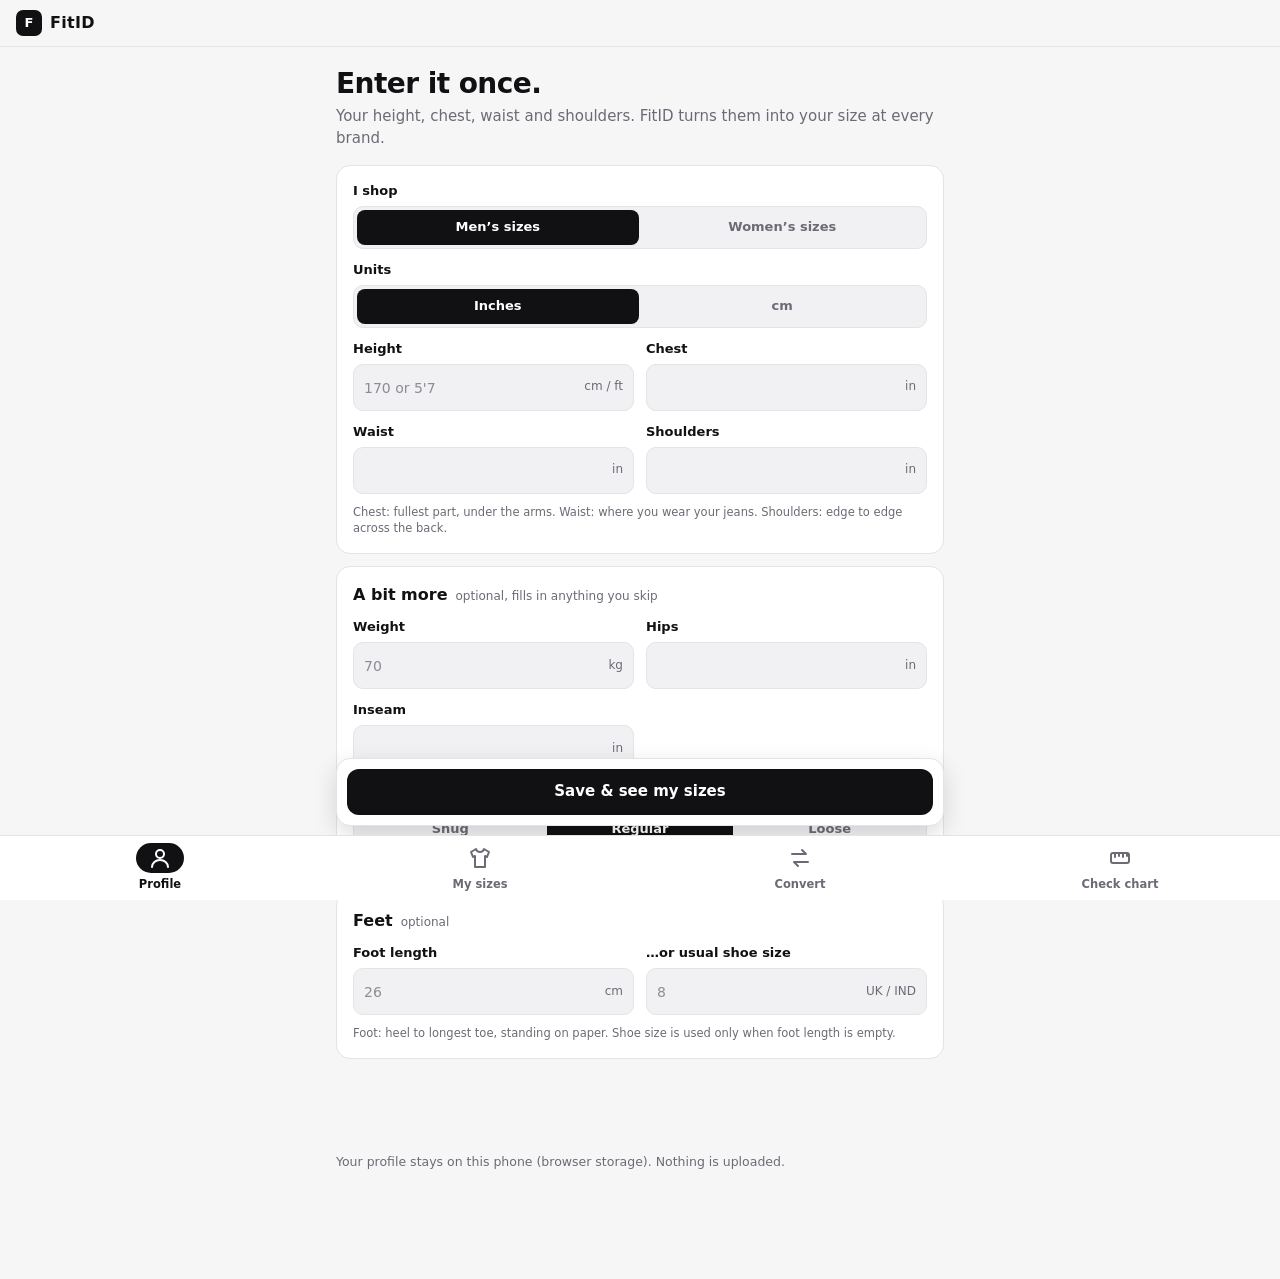
<file: fitid-web/index.html>
<!doctype html>
<html lang="en">
<head>
  <meta charset="utf-8">
  <meta name="viewport" content="width=device-width, initial-scale=1, viewport-fit=cover">
  <title>FitID – Your Size, Every Brand</title>
  <meta name="description" content="Enter your measurements once and see your size at Zara, H&M, Nike and more. Convert US, UK, EU and India sizes, and check any store's size chart.">
  <meta name="theme-color" content="#f6f6f7" media="(prefers-color-scheme: light)">
  <meta name="theme-color" content="#0b0b0c" media="(prefers-color-scheme: dark)">
  <meta name="apple-mobile-web-app-capable" content="yes">
  <meta name="mobile-web-app-capable" content="yes">
  <meta name="apple-mobile-web-app-title" content="FitID">
  <meta name="apple-mobile-web-app-status-bar-style" content="default">
  <link rel="manifest" href="manifest.webmanifest">
  <link rel="icon" type="image/png" sizes="32x32" href="icons/icon32.png">
  <link rel="icon" type="image/svg+xml" href="icons/icon.svg">
  <link rel="apple-touch-icon" href="icons/icon-192.png">
  <link rel="stylesheet" href="lib/shared.css">
  <link rel="stylesheet" href="css/app.css">
</head>
<body>
  <header class="topbar">
    <div class="brandmark"><span class="logo">F</span> FitID</div>
    <button class="chip-btn" id="install" hidden>Install app</button>
  </header>

  <main>
    <!-- ================= 1. Profile ================= -->
    <section class="screen" id="s-profile" data-title="Profile" hidden>
      <h1>Enter it once.</h1>
      <p class="lead">Your height, chest, waist and shoulders. FitID turns them into your size at every brand.</p>

      <form id="form" autocomplete="off" novalidate>
        <div class="card">
          <div class="field">
            <span class="label">I shop</span>
            <div class="seg" role="radiogroup" aria-label="Sizing">
              <label><input type="radio" name="gender" value="men" checked><span>Men’s sizes</span></label>
              <label><input type="radio" name="gender" value="women"><span>Women’s sizes</span></label>
            </div>
          </div>
          <div class="field">
            <span class="label">Units</span>
            <div class="seg" role="radiogroup" aria-label="Units">
              <label><input type="radio" name="unit" value="in" checked><span>Inches</span></label>
              <label><input type="radio" name="unit" value="cm"><span>cm</span></label>
            </div>
          </div>
          <div class="row2">
            <label class="field"><span class="label">Height</span>
              <div class="inp"><input id="height" inputmode="text" placeholder="170 or 5'7" enterkeyhint="next"><span class="suffix">cm / ft</span></div>
            </label>
            <label class="field"><span class="label"><span data-men="Chest" data-women="Bust">Chest</span> <span class="badge" data-est="chest" hidden>estimated</span></span>
              <div class="inp"><input data-m="chest" inputmode="decimal" enterkeyhint="next"><span class="suffix u">in</span></div>
            </label>
          </div>
          <div class="row2">
            <label class="field"><span class="label">Waist <span class="badge" data-est="waist" hidden>estimated</span></span>
              <div class="inp"><input data-m="waist" inputmode="decimal" enterkeyhint="next"><span class="suffix u">in</span></div>
            </label>
            <label class="field"><span class="label">Shoulders <span class="badge" data-est="shoulder" hidden>estimated</span></span>
              <div class="inp"><input data-m="shoulder" inputmode="decimal" enterkeyhint="next"><span class="suffix u">in</span></div>
            </label>
          </div>
          <p class="hint" style="margin:10px 0 0">Chest: fullest part, under the arms. Waist: where you wear your jeans. Shoulders: edge to edge across the back.</p>
        </div>

        <div class="card">
          <h2>A bit more <span class="opt">optional, fills in anything you skip</span></h2>
          <div class="row2">
            <label class="field"><span class="label">Weight</span>
              <div class="inp"><input id="weight" inputmode="decimal" placeholder="70" enterkeyhint="next"><span class="suffix">kg</span></div>
            </label>
            <label class="field"><span class="label">Hips <span class="badge" data-est="hips" hidden>estimated</span></span>
              <div class="inp"><input data-m="hips" inputmode="decimal" enterkeyhint="next"><span class="suffix u">in</span></div>
            </label>
          </div>
          <div class="row2">
            <label class="field women-only"><span class="label">Underbust <span class="badge" data-est="underbust" hidden>estimated</span></span>
              <div class="inp"><input data-m="underbust" inputmode="decimal" enterkeyhint="next"><span class="suffix u">in</span></div>
            </label>
            <label class="field"><span class="label">Inseam <span class="badge" data-est="inseam" hidden>estimated</span></span>
              <div class="inp"><input data-m="inseam" inputmode="decimal" enterkeyhint="next"><span class="suffix u">in</span></div>
            </label>
          </div>
          <div class="field" style="margin-top:12px">
            <span class="label">I like my clothes</span>
            <div class="seg" role="radiogroup" aria-label="Fit preference">
              <label><input type="radio" name="fitPref" value="snug"><span>Snug</span></label>
              <label><input type="radio" name="fitPref" value="regular" checked><span>Regular</span></label>
              <label><input type="radio" name="fitPref" value="loose"><span>Loose</span></label>
            </div>
          </div>
        </div>

        <div class="card">
          <h2>Feet <span class="opt">optional</span></h2>
          <div class="row2">
            <label class="field"><span class="label">Foot length <span class="badge" data-est="foot" hidden>estimated</span></span>
              <div class="inp"><input id="foot" inputmode="decimal" placeholder="26" enterkeyhint="next"><span class="suffix">cm</span></div>
            </label>
            <label class="field"><span class="label">…or usual shoe size</span>
              <div class="inp"><input id="shoeUK" inputmode="decimal" placeholder="8" enterkeyhint="done"><span class="suffix">UK / IND</span></div>
            </label>
          </div>
          <p class="hint" style="margin:10px 0 0">Foot: heel to longest toe, standing on paper. Shoe size is used only when foot length is empty.</p>
        </div>

        <div class="savebar">
          <button type="submit" class="btn primary block">Save &amp; see my sizes</button>
          <span id="status" class="status" role="status"></span>
        </div>
        <p class="small" style="margin-top:14px">Your profile stays on this phone (browser storage). Nothing is uploaded.</p>
      </form>
    </section>

    <!-- ================= 2. My sizes ================= -->
    <section class="screen" id="s-sizes" data-title="My sizes" hidden></section>

    <!-- ================= 3. Converter ================= -->
    <section class="screen" id="s-convert" data-title="Converter" hidden>
      <h1>Size converter</h1>
      <p class="lead">US, UK, EU, India and letter sizes for men, women and kids.</p>
      <div id="converter"></div>
    </section>

    <!-- ================= 4. Check a size chart ================= -->
    <section class="screen" id="s-check" data-title="Check a chart" hidden>
      <h1>Check a size chart</h1>
      <p class="lead">Shopping in the Myntra, AJIO, Flipkart or Amazon app? Copy the product’s size chart here, or type in the sizes, and FitID picks yours.</p>
      <div id="check"></div>
    </section>
  </main>

  <nav class="tabbar" aria-label="Sections">
    <a href="#profile" data-tab="profile"><span class="ic"><svg viewBox="0 0 24 24" fill="none" stroke="currentColor" stroke-width="2" stroke-linecap="round" stroke-linejoin="round" aria-hidden="true"><circle cx="12" cy="8" r="4"/><path d="M4 21c0-4 3.6-7 8-7s8 3 8 7"/></svg></span>Profile</a>
    <a href="#sizes" data-tab="sizes"><span class="ic"><svg viewBox="0 0 24 24" fill="none" stroke="currentColor" stroke-width="2" stroke-linecap="round" stroke-linejoin="round" aria-hidden="true"><path d="M8 3 3 6l2 5 2-1v11h10V10l2 1 2-5-5-3c-.5 1.7-2 3-4 3S8.5 4.7 8 3Z"/></svg></span>My sizes</a>
    <a href="#convert" data-tab="convert"><span class="ic"><svg viewBox="0 0 24 24" fill="none" stroke="currentColor" stroke-width="2" stroke-linecap="round" stroke-linejoin="round" aria-hidden="true"><path d="M4 8h14l-4-4M20 16H6l4 4"/></svg></span>Convert</a>
    <a href="#check" data-tab="check"><span class="ic"><svg viewBox="0 0 24 24" fill="none" stroke="currentColor" stroke-width="2" stroke-linecap="round" stroke-linejoin="round" aria-hidden="true"><rect x="3" y="7" width="18" height="10" rx="2"/><path d="M7 7v4M11 7v3M15 7v4M19 7v3"/></svg></span>Check chart</a>
  </nav>

  <!-- storage shim first: lib/profile.js reads chrome.storage when it loads -->
  <script src="js/storage-shim.js"></script>
  <script src="lib/units.js"></script>
  <script src="lib/standards.js"></script>
  <script src="lib/engine.js"></script>
  <script src="lib/profile.js"></script>
  <script src="lib/table.js"></script>
  <script src="lib/summary-view.js"></script>
  <script src="lib/converter.js"></script>
  <script src="lib/brands.js"></script>
  <script src="js/app.js"></script>
  <script src="js/converter-view.js"></script>
  <script src="js/paste.js"></script>
  <script src="js/check-view.js"></script>
</body>
</html>
</file>
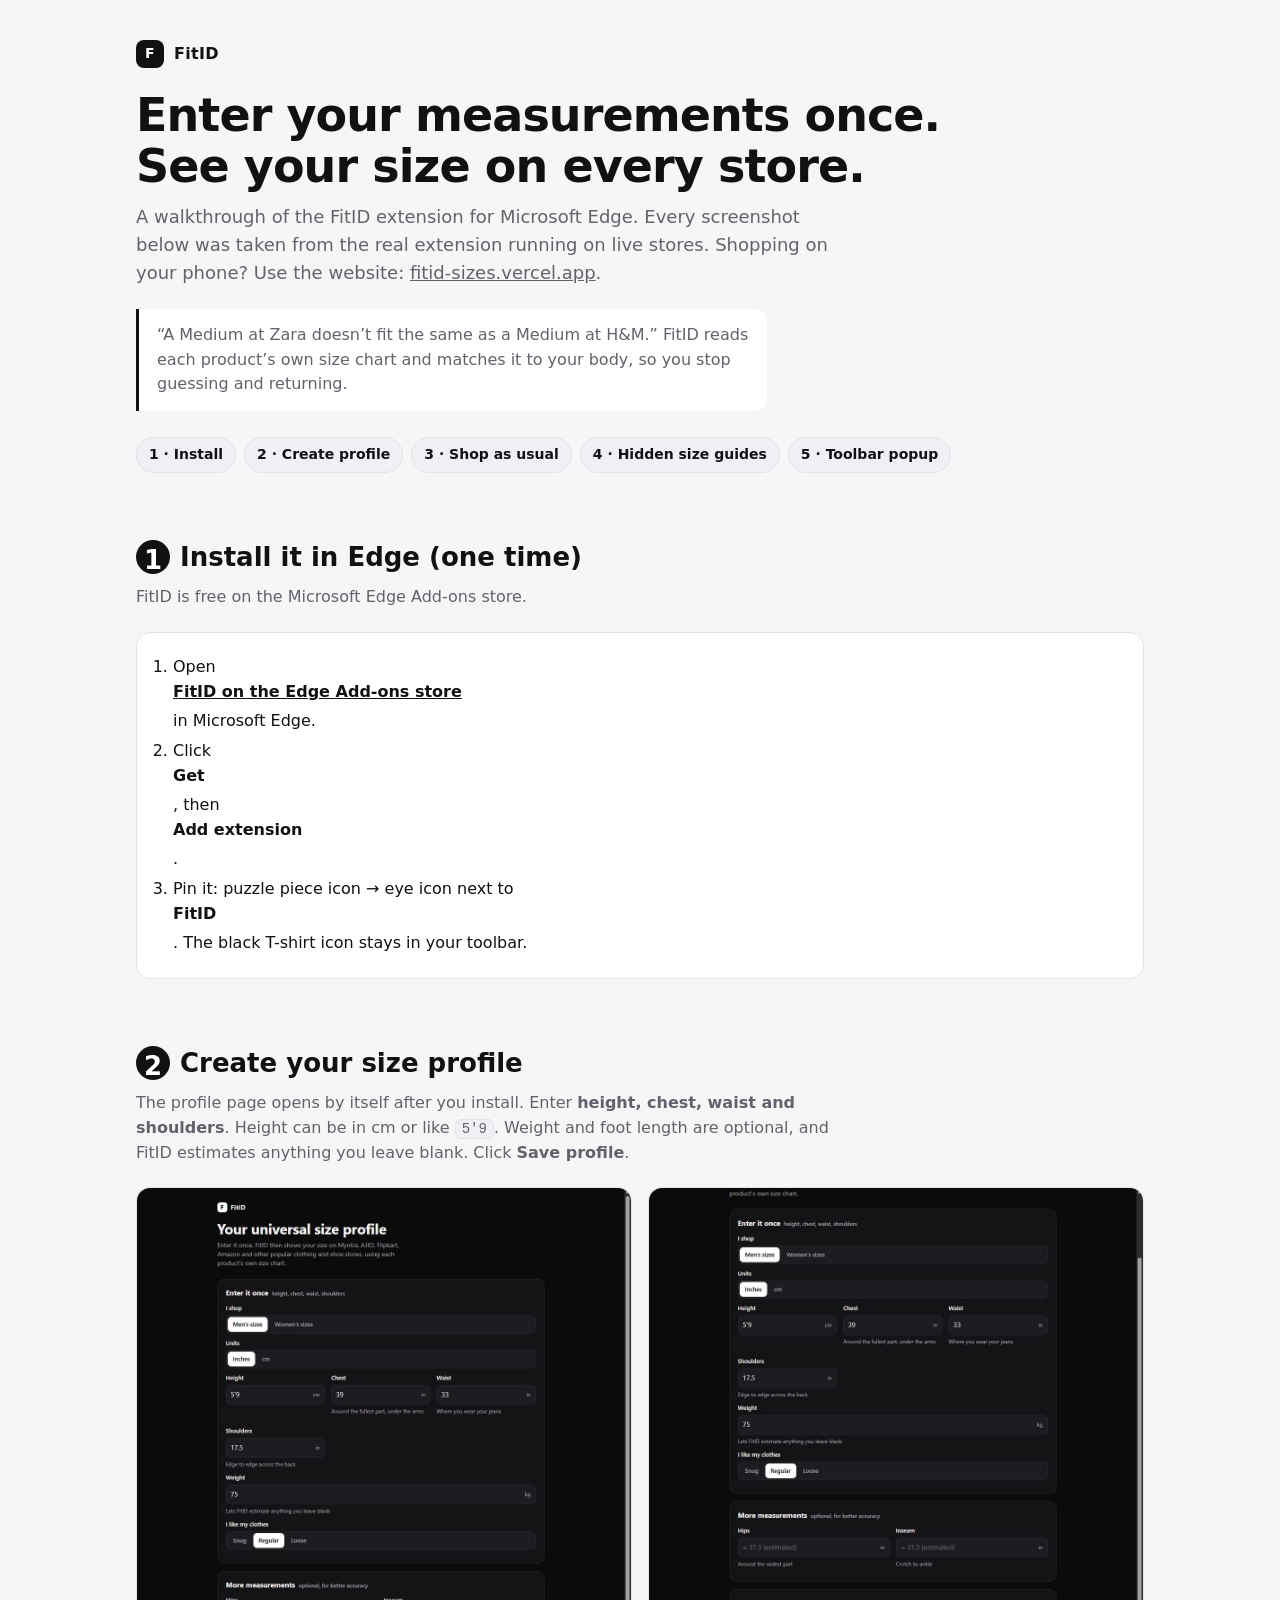
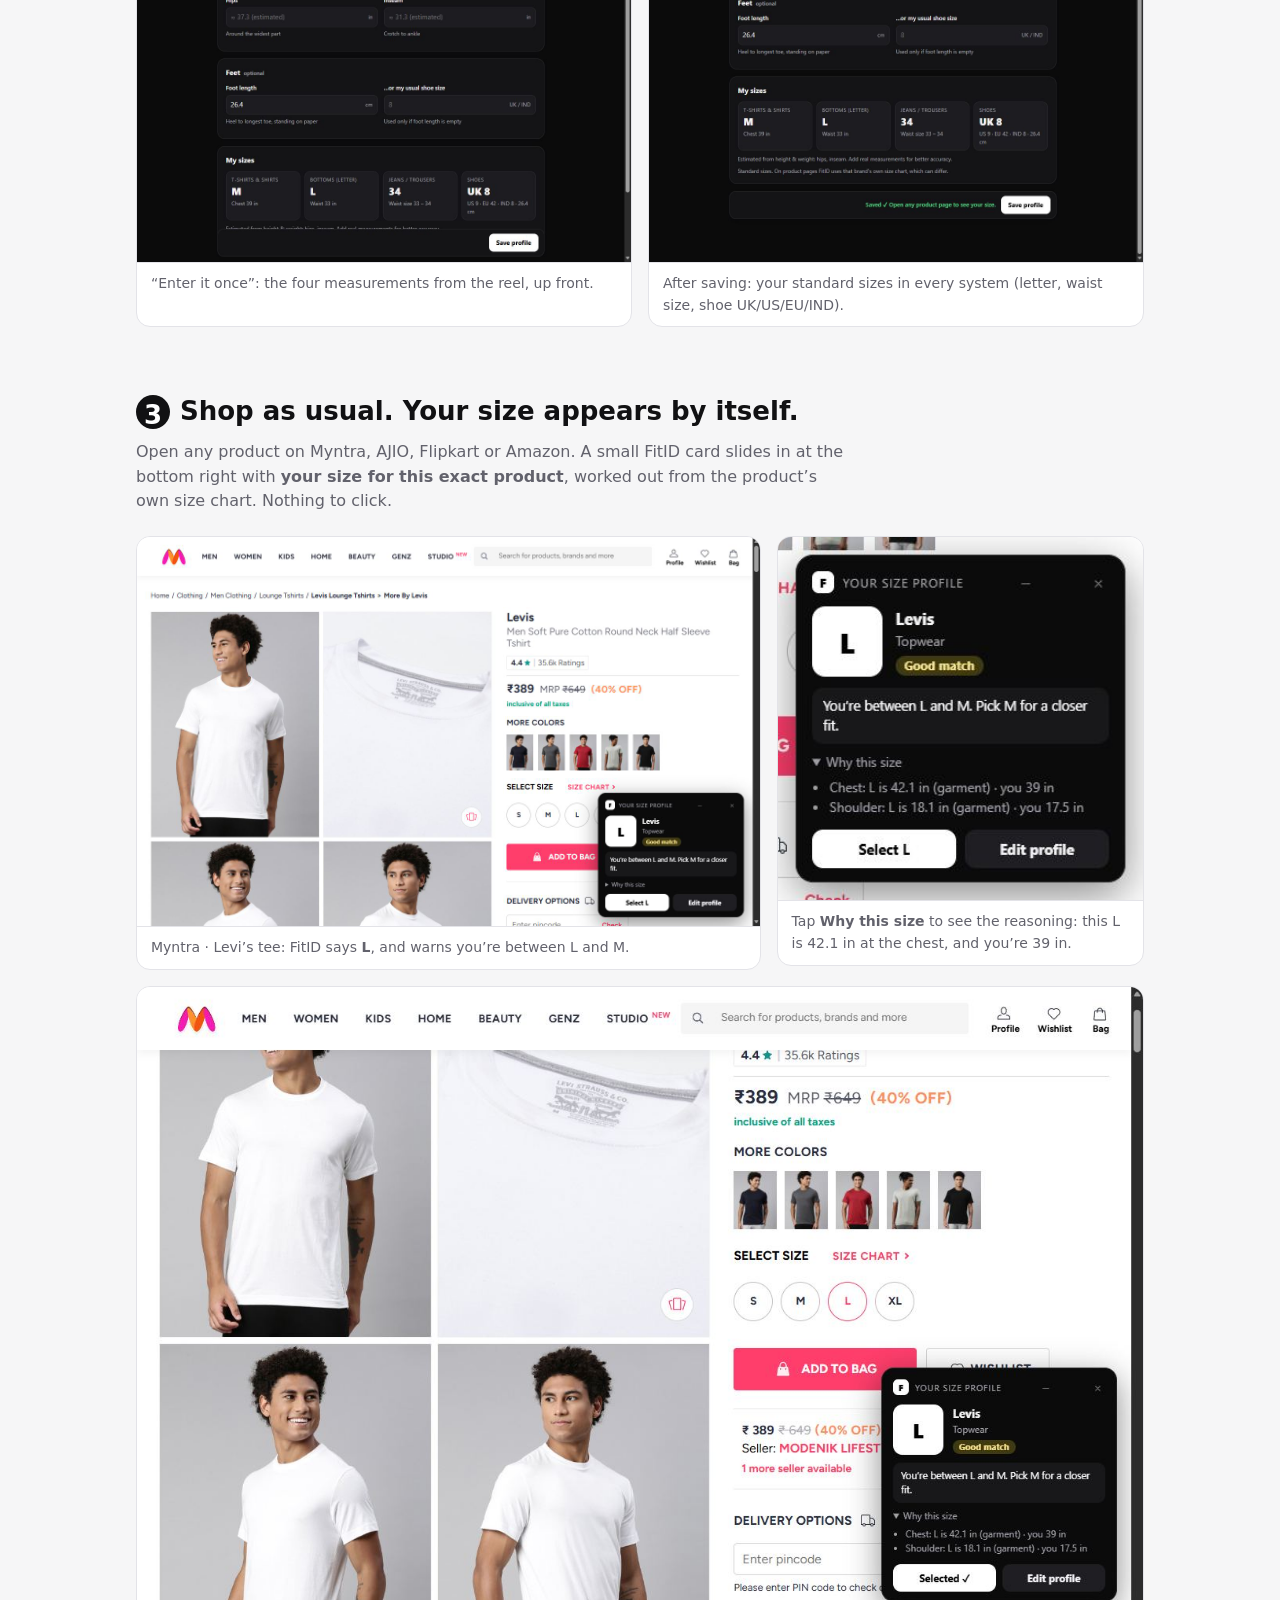
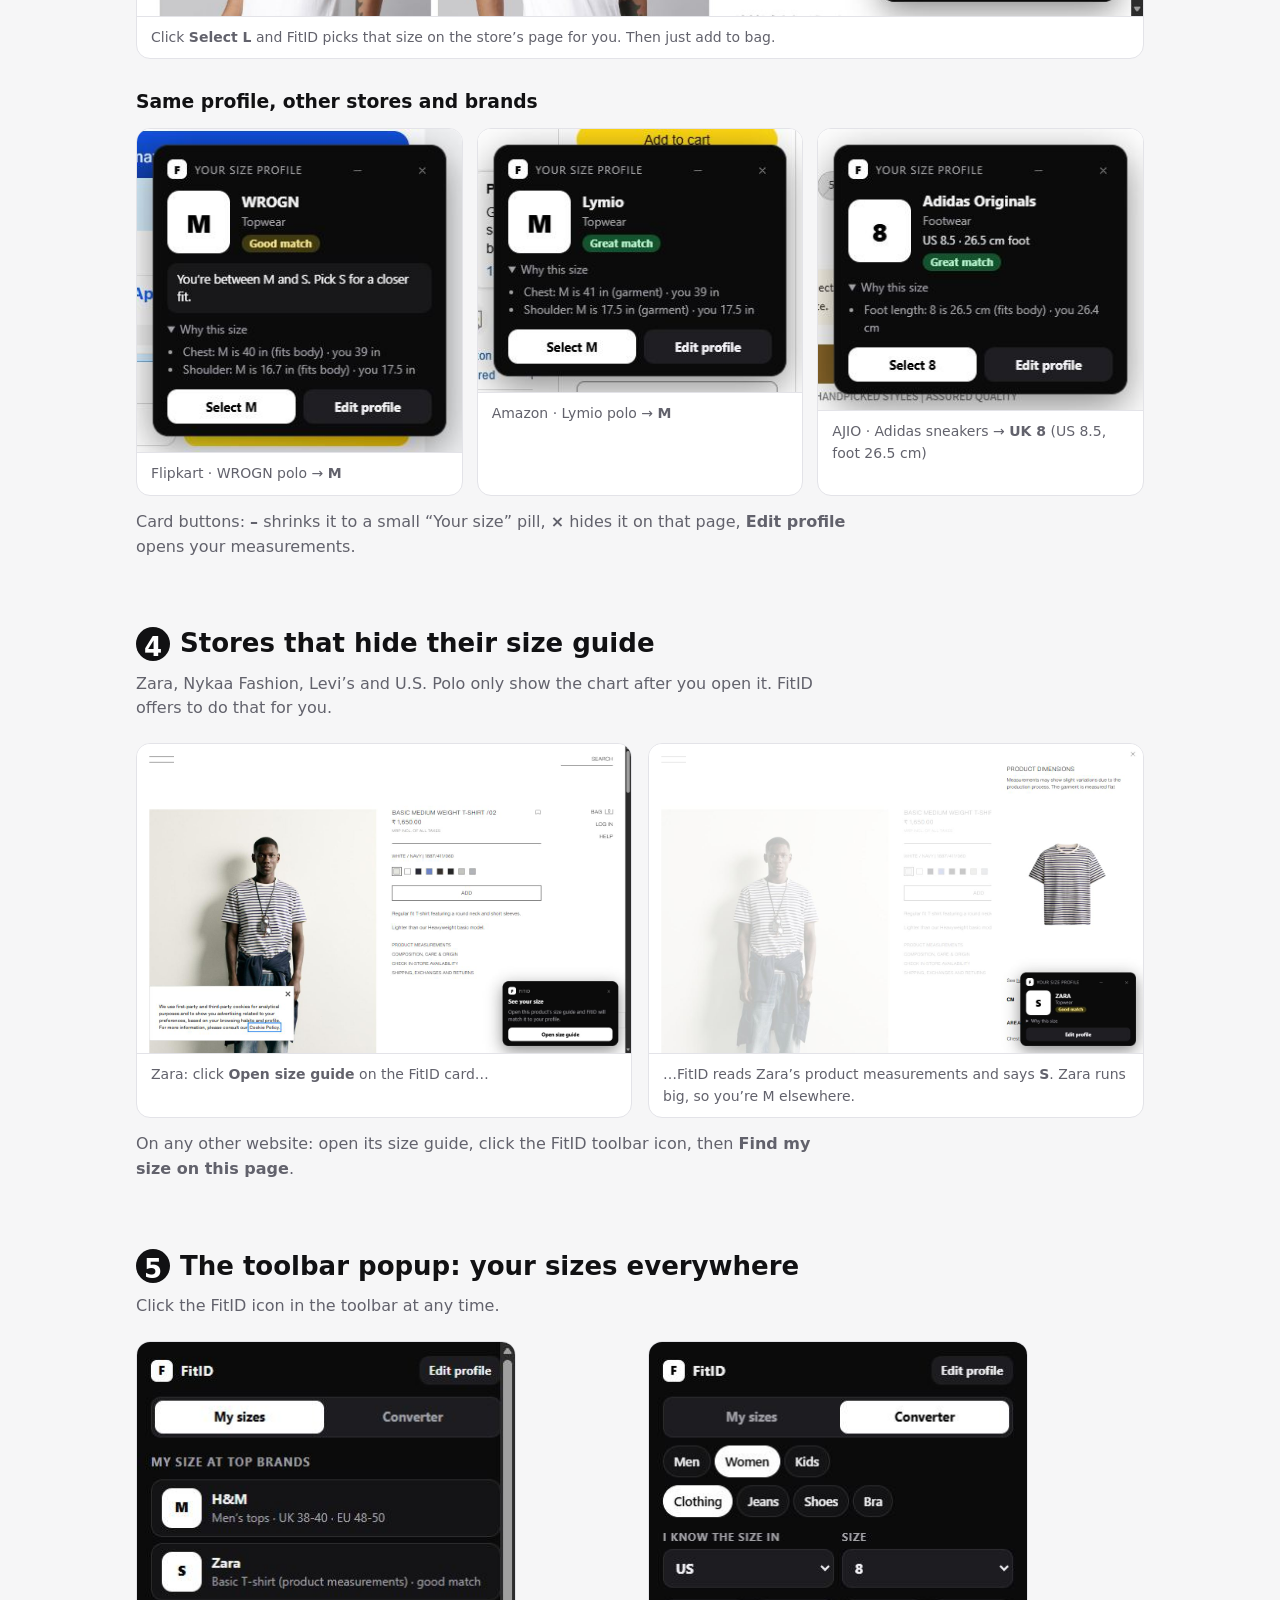
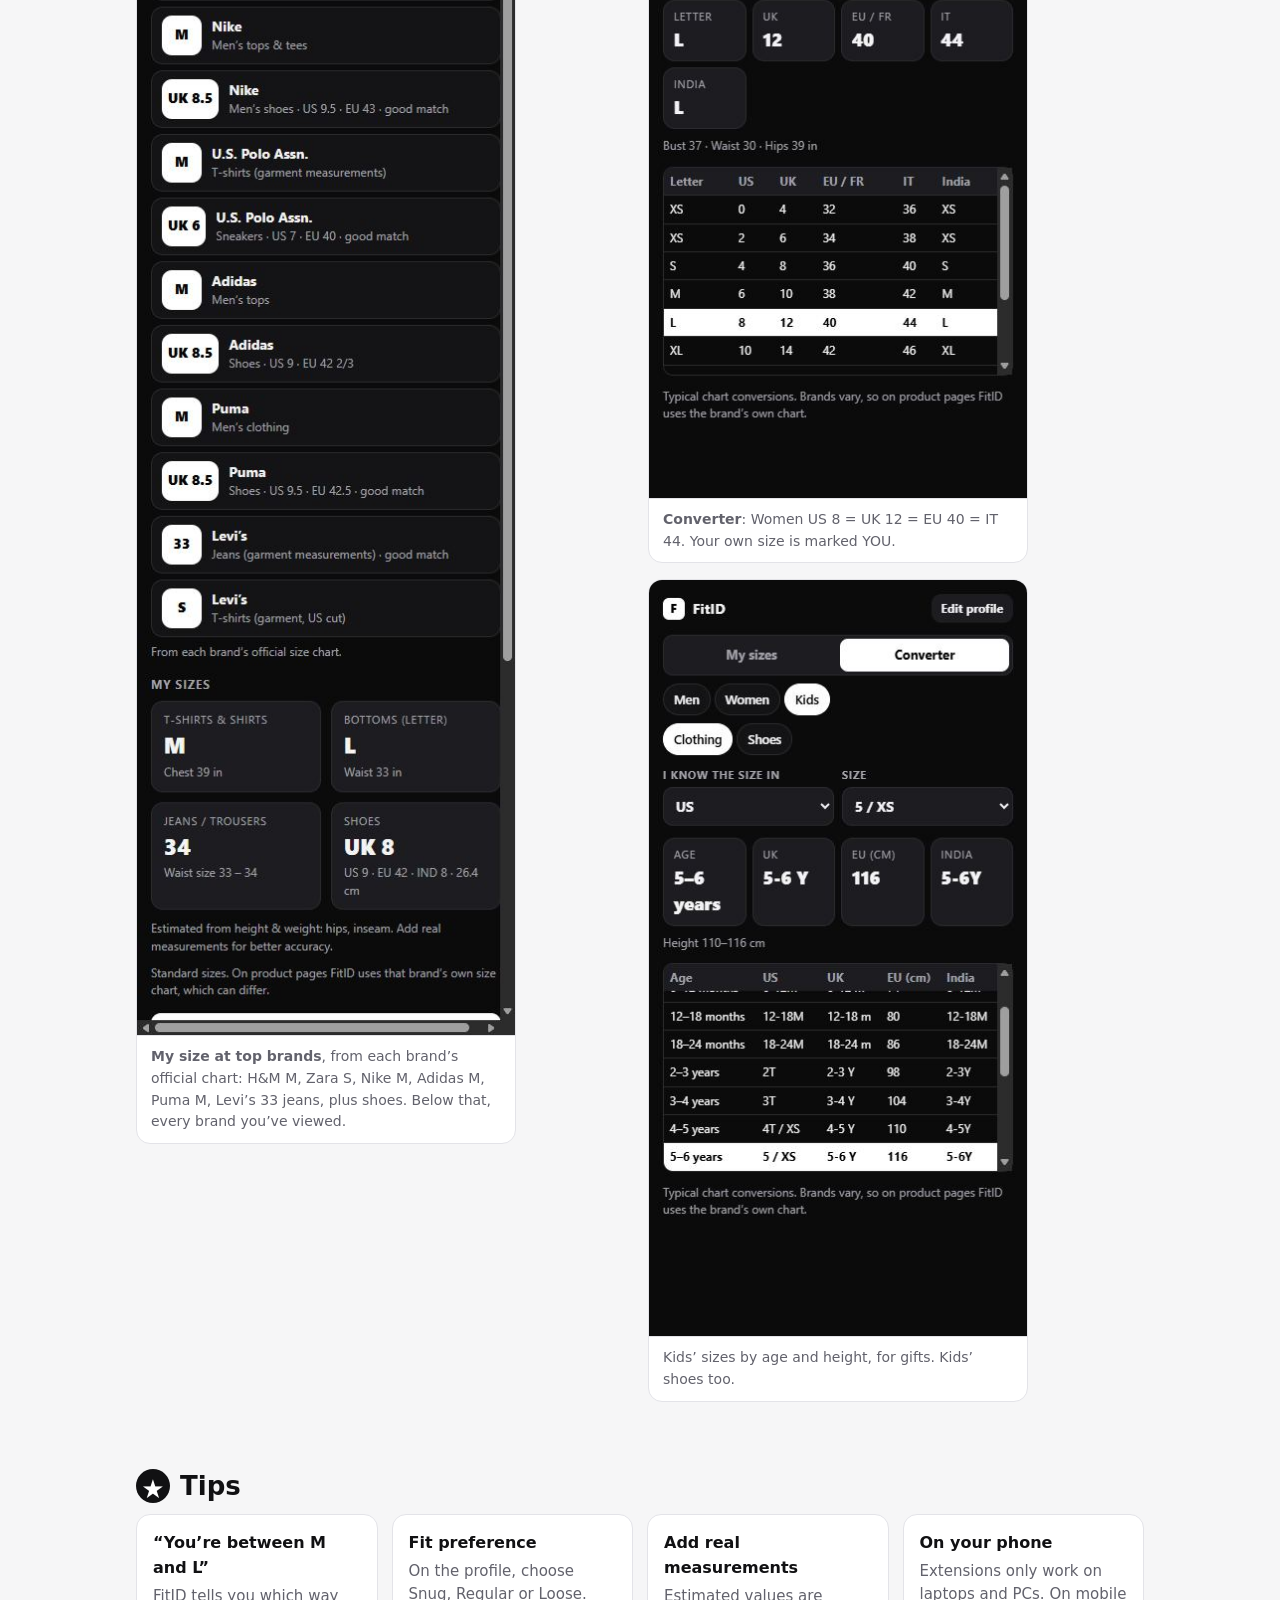
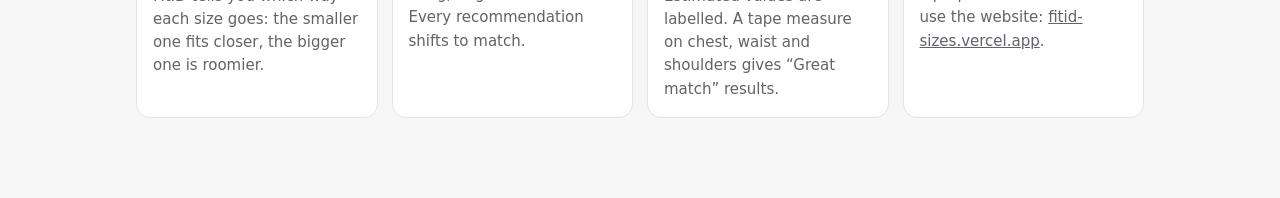
<file: fitid-extension/demo/index.html>
<!doctype html>
<html lang="en">
<head>
  <meta charset="utf-8">
  <meta name="viewport" content="width=device-width, initial-scale=1">
  <title>FitID Demo</title>
  <style>
    :root { --bg:#f6f6f7; --surface:#fff; --text:#111113; --muted:#62626c; --border:#e3e3e8; --accent:#111113; --accent-text:#fff; --chip:#eef0f3; }
    @media (prefers-color-scheme: dark) { :root { --bg:#0b0b0c; --surface:#151518; --text:#f4f4f5; --muted:#a1a1aa; --border:#2a2a2f; --accent:#fff; --accent-text:#000; --chip:#1f1f23; } }
    * { box-sizing: border-box; }
    body { margin: 0; background: var(--bg); color: var(--text); font: 16px/1.55 "Segoe UI", system-ui, -apple-system, Roboto, sans-serif; }
    .wrap { max-width: 1040px; margin: 0 auto; padding: 40px 16px 80px; }
    .brandmark { display: flex; align-items: center; gap: 10px; font-weight: 800; letter-spacing: .02em; }
    .logo { width: 28px; height: 28px; border-radius: 8px; background: var(--accent); color: var(--accent-text); display: grid; place-items: center; font-size: 14px; }
    h1 { font-size: clamp(30px, 5vw, 46px); line-height: 1.1; margin: 22px 0 12px; letter-spacing: -.02em; }
    .lead { font-size: 18px; color: var(--muted); max-width: 62ch; margin: 0; }
    .quote { margin: 22px 0 0; padding: 14px 18px; border-left: 3px solid var(--accent); background: var(--surface); border-radius: 0 12px 12px 0; color: var(--muted); max-width: 62ch; }
    .flow { display: flex; flex-wrap: wrap; gap: 8px; margin: 26px 0 0; }
    .flow span { background: var(--chip); border: 1px solid var(--border); padding: 6px 12px; border-radius: 999px; font-size: 14px; font-weight: 600; }
    section.step { margin-top: 64px; }
    .num { display: inline-grid; place-items: center; width: 34px; height: 34px; border-radius: 50%; background: var(--accent); color: var(--accent-text); font-weight: 800; margin-right: 10px; }
    h2 { font-size: 26px; margin: 0 0 8px; display: flex; align-items: center; }
    .sub { color: var(--muted); margin: 0 0 22px; max-width: 70ch; }
    .shot { margin: 0; background: var(--surface); border: 1px solid var(--border); border-radius: 14px; overflow: hidden; }
    .shot img { display: block; width: 100%; height: auto; }
    .shot figcaption { padding: 10px 14px; font-size: 14px; color: var(--muted); border-top: 1px solid var(--border); }
    .grid2 { display: grid; grid-template-columns: repeat(auto-fit, minmax(300px, 1fr)); gap: 16px; }
    .split { display: grid; grid-template-columns: 1.7fr 1fr; gap: 16px; align-items: start; }
    .cards { display: grid; grid-template-columns: repeat(auto-fit, minmax(210px, 1fr)); gap: 14px; }
    .cards .shot img { max-height: 340px; object-fit: contain; background: #fff; }
    .phone { max-width: 380px; }
    ol.install { margin: 0; padding-left: 20px; }
    ol.install li { margin: 6px 0; }
    code { background: var(--chip); border: 1px solid var(--border); padding: 1px 6px; border-radius: 6px; font-size: 14px; }
    .tips { display: grid; grid-template-columns: repeat(auto-fit, minmax(230px, 1fr)); gap: 14px; }
    .tip { background: var(--surface); border: 1px solid var(--border); border-radius: 14px; padding: 16px; }
    .tip b { display: block; margin-bottom: 4px; }
    .tip p { margin: 0; color: var(--muted); font-size: 15px; }
    a { color: inherit; }
    @media (max-width: 760px) { .split { grid-template-columns: 1fr; } section.step { margin-top: 48px; } }
  </style>
</head>
<body>
  <main class="wrap">
    <div class="brandmark"><span class="logo">F</span> FitID</div>
    <h1>Enter your measurements once.<br>See your size on every store.</h1>
    <p class="lead">A walkthrough of the FitID extension for Microsoft Edge. Every screenshot below was taken from the real extension running on live stores. Shopping on your phone? Use the website: <a href="https://fitid-sizes.vercel.app/">fitid-sizes.vercel.app</a>.</p>
    <p class="quote">“A Medium at Zara doesn’t fit the same as a Medium at H&amp;M.” FitID reads each product’s own size chart and matches it to your body, so you stop guessing and returning.</p>
    <div class="flow"><span>1 · Install</span><span>2 · Create profile</span><span>3 · Shop as usual</span><span>4 · Hidden size guides</span><span>5 · Toolbar popup</span></div>

    <section class="step">
      <h2><span class="num">1</span>Install it in Edge (one time)</h2>
      <p class="sub">FitID is free on the Microsoft Edge Add-ons store.</p>
      <div class="tip">
        <ol class="install">
          <li>Open <a href="https://microsoftedge.microsoft.com/addons/detail/fitid-%E2%80%93-your-universal-si/mhaonpfodniajjcggmghhpgdgdhcpkan"><b>FitID on the Edge Add-ons store</b></a> in Microsoft Edge.</li>
          <li>Click <b>Get</b>, then <b>Add extension</b>.</li>
          <li>Pin it: puzzle piece icon → eye icon next to <b>FitID</b>. The black T-shirt icon stays in your toolbar.</li>
        </ol>
      </div>
    </section>

    <section class="step">
      <h2><span class="num">2</span>Create your size profile</h2>
      <p class="sub">The profile page opens by itself after you install. Enter <b>height, chest, waist and shoulders</b>. Height can be in cm or like <code>5'9</code>. Weight and foot length are optional, and FitID estimates anything you leave blank. Click <b>Save profile</b>.</p>
      <div class="grid2">
        <figure class="shot"><img src="img/01-profile.jpg" alt="FitID profile page with height, chest, waist and shoulders filled in"><figcaption>“Enter it once”: the four measurements from the reel, up front.</figcaption></figure>
        <figure class="shot"><img src="img/02-profile-sizes.jpg" alt="My sizes summary after saving"><figcaption>After saving: your standard sizes in every system (letter, waist size, shoe UK/US/EU/IND).</figcaption></figure>
      </div>
    </section>

    <section class="step">
      <h2><span class="num">3</span>Shop as usual. Your size appears by itself.</h2>
      <p class="sub">Open any product on Myntra, AJIO, Flipkart or Amazon. A small FitID card slides in at the bottom right with <b>your size for this exact product</b>, worked out from the product’s own size chart. Nothing to click.</p>
      <div class="split">
        <figure class="shot"><img src="img/03-myntra.jpg" alt="Myntra product page with the FitID card showing size L"><figcaption>Myntra · Levi’s tee: FitID says <b>L</b>, and warns you’re between L and M.</figcaption></figure>
        <figure class="shot"><img src="img/03-myntra-card.jpg" alt="FitID card with Why this size expanded"><figcaption>Tap <b>Why this size</b> to see the reasoning: this L is 42.1 in at the chest, and you’re 39 in.</figcaption></figure>
      </div>
      <div style="height:16px"></div>
      <figure class="shot"><img src="img/03-myntra-selected.jpg" alt="Myntra page after clicking Select L"><figcaption>Click <b>Select L</b> and FitID picks that size on the store’s page for you. Then just add to bag.</figcaption></figure>
      <h3 style="margin:28px 0 12px">Same profile, other stores and brands</h3>
      <div class="cards">
        <figure class="shot"><img src="img/04-flipkart-card.jpg" alt="FitID card on Flipkart"><figcaption>Flipkart · WROGN polo → <b>M</b></figcaption></figure>
        <figure class="shot"><img src="img/06-amazon-card.jpg" alt="FitID card on Amazon"><figcaption>Amazon · Lymio polo → <b>M</b></figcaption></figure>
        <figure class="shot"><img src="img/05-ajio-shoes-card.jpg" alt="FitID card on AJIO for shoes"><figcaption>AJIO · Adidas sneakers → <b>UK 8</b> (US 8.5, foot 26.5 cm)</figcaption></figure>
      </div>
      <p class="sub" style="margin-top:14px">Card buttons: <b>–</b> shrinks it to a small “Your size” pill, <b>×</b> hides it on that page, <b>Edit profile</b> opens your measurements.</p>
    </section>

    <section class="step">
      <h2><span class="num">4</span>Stores that hide their size guide</h2>
      <p class="sub">Zara, Nykaa Fashion, Levi’s and U.S. Polo only show the chart after you open it. FitID offers to do that for you.</p>
      <div class="grid2">
        <figure class="shot"><img src="img/07-zara-a-nudge.jpg" alt="FitID card on Zara offering to open the size guide"><figcaption>Zara: click <b>Open size guide</b> on the FitID card…</figcaption></figure>
        <figure class="shot"><img src="img/07-zara-b-size.jpg" alt="Zara product measurements open with FitID showing size S"><figcaption>…FitID reads Zara’s product measurements and says <b>S</b>. Zara runs big, so you’re M elsewhere.</figcaption></figure>
      </div>
      <p class="sub" style="margin-top:14px">On any other website: open its size guide, click the FitID toolbar icon, then <b>Find my size on this page</b>.</p>
    </section>

    <section class="step">
      <h2><span class="num">5</span>The toolbar popup: your sizes everywhere</h2>
      <p class="sub">Click the FitID icon in the toolbar at any time.</p>
      <div class="grid2" style="align-items:start">
        <figure class="shot phone"><img src="img/08-popup-brands.jpg" alt="Popup listing your size at top brands"><figcaption><b>My size at top brands</b>, from each brand’s official chart: H&amp;M M, Zara S, Nike M, Adidas M, Puma M, Levi’s 33 jeans, plus shoes. Below that, every brand you’ve viewed.</figcaption></figure>
        <div style="display:grid;gap:16px">
          <figure class="shot phone"><img src="img/09-converter.jpg" alt="Size converter, women US 8"><figcaption><b>Converter</b>: Women US 8 = UK 12 = EU 40 = IT 44. Your own size is marked YOU.</figcaption></figure>
          <figure class="shot phone"><img src="img/10-converter-kids.jpg" alt="Size converter, kids by age"><figcaption>Kids’ sizes by age and height, for gifts. Kids’ shoes too.</figcaption></figure>
        </div>
      </div>
    </section>

    <section class="step">
      <h2><span class="num">★</span>Tips</h2>
      <div class="tips">
        <div class="tip"><b>“You’re between M and L”</b><p>FitID tells you which way each size goes: the smaller one fits closer, the bigger one is roomier.</p></div>
        <div class="tip"><b>Fit preference</b><p>On the profile, choose Snug, Regular or Loose. Every recommendation shifts to match.</p></div>
        <div class="tip"><b>Add real measurements</b><p>Estimated values are labelled. A tape measure on chest, waist and shoulders gives “Great match” results.</p></div>
        <div class="tip"><b>On your phone</b><p>Extensions only work on laptops and PCs. On mobile use the website: <a href="https://fitid-sizes.vercel.app">fitid-sizes.vercel.app</a>.</p></div>
      </div>
    </section>
  </main>
</body>
</html>
</file>
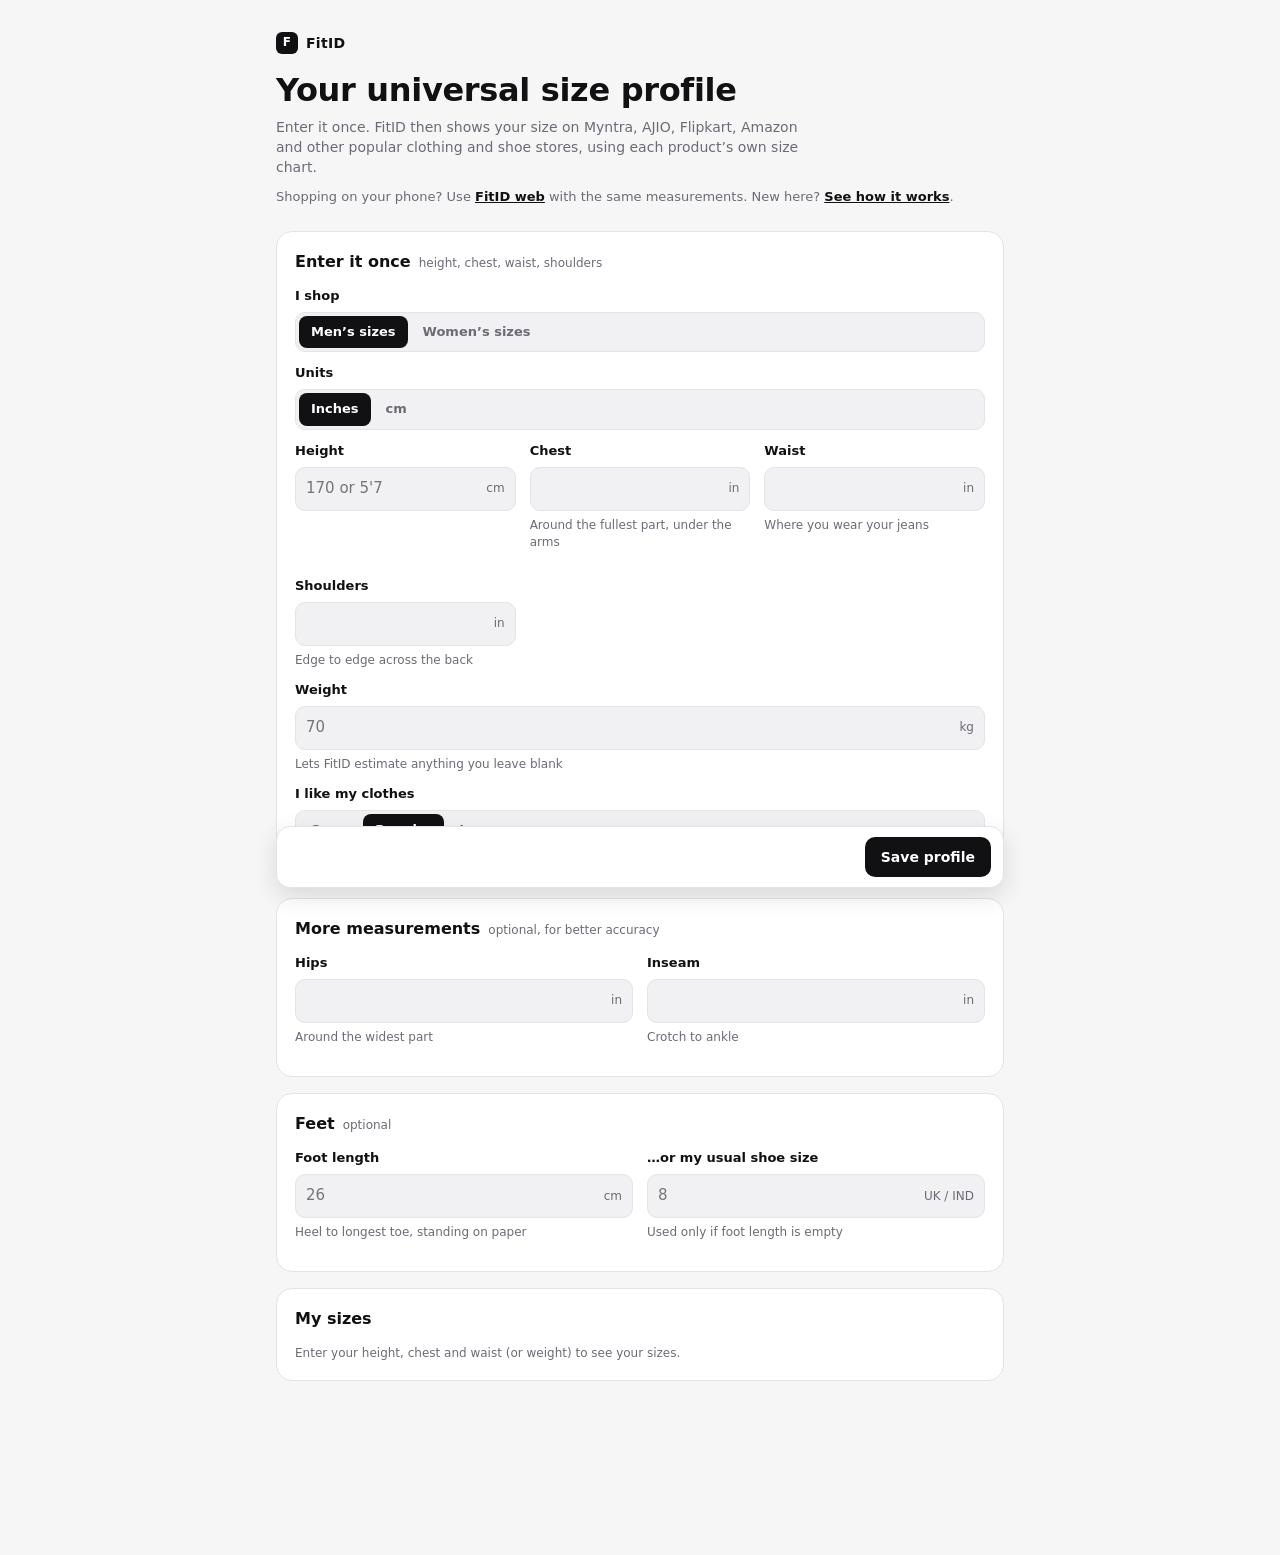
<file: fitid-extension/options/options.html>
<!doctype html>
<html lang="en">
<head>
  <meta charset="utf-8">
  <meta name="viewport" content="width=device-width, initial-scale=1">
  <title>FitID – My Size Profile</title>
  <link rel="stylesheet" href="../ui/shared.css">
  <link rel="stylesheet" href="options.css">
</head>
<body>
  <main class="page">
    <header class="hero">
      <div class="brandmark"><span class="logo">F</span> FitID</div>
      <h1>Your universal size profile</h1>
      <p class="lead">Enter it once. FitID then shows your size on Myntra, AJIO, Flipkart, Amazon and other popular clothing and shoe stores, using each product’s own size chart.</p>
      <p class="weblinks">Shopping on your phone? Use <a href="https://fitid-sizes.vercel.app/" target="_blank" rel="noopener">FitID web</a> with the same measurements. New here? <a href="https://fitid-sizes.vercel.app/demo/" target="_blank" rel="noopener">See how it works</a>.</p>
    </header>

    <form id="form" class="grid" autocomplete="off">
      <section class="card">
        <h2>Enter it once <span class="req">height, chest, waist, shoulders</span></h2>
        <div class="field">
          <span class="label">I shop</span>
          <div class="seg" role="radiogroup" aria-label="Sizing">
            <label><input type="radio" name="gender" value="men" checked><span>Men’s sizes</span></label>
            <label><input type="radio" name="gender" value="women"><span>Women’s sizes</span></label>
          </div>
        </div>
        <div class="field">
          <span class="label">Units</span>
          <div class="seg" role="radiogroup" aria-label="Units">
            <label><input type="radio" name="unit" value="in" checked><span>Inches</span></label>
            <label><input type="radio" name="unit" value="cm"><span>cm</span></label>
          </div>
        </div>
        <div class="row2">
          <label class="field"><span class="label">Height</span>
            <div class="inp"><input id="height" inputmode="decimal" placeholder="170 or 5'7" required><span class="suffix">cm</span></div>
          </label>
          <label class="field"><span class="label" data-men="Chest" data-women="Bust">Chest</span>
            <div class="inp"><input data-m="chest" inputmode="decimal"><span class="suffix u">in</span></div>
            <span class="hint">Around the fullest part, under the arms</span>
          </label>
          <label class="field"><span class="label">Waist</span>
            <div class="inp"><input data-m="waist" inputmode="decimal"><span class="suffix u">in</span></div>
            <span class="hint">Where you wear your jeans</span>
          </label>
          <label class="field"><span class="label">Shoulders</span>
            <div class="inp"><input data-m="shoulder" inputmode="decimal"><span class="suffix u">in</span></div>
            <span class="hint">Edge to edge across the back</span>
          </label>
        </div>
        <div class="row2">
          <label class="field"><span class="label">Weight</span>
            <div class="inp"><input id="weight" inputmode="decimal" placeholder="70"><span class="suffix">kg</span></div>
            <span class="hint">Lets FitID estimate anything you leave blank</span>
          </label>
        </div>
        <div class="field">
          <span class="label">I like my clothes</span>
          <div class="seg" role="radiogroup" aria-label="Fit preference">
            <label><input type="radio" name="fitPref" value="snug"><span>Snug</span></label>
            <label><input type="radio" name="fitPref" value="regular" checked><span>Regular</span></label>
            <label><input type="radio" name="fitPref" value="loose"><span>Loose</span></label>
          </div>
        </div>
      </section>

      <section class="card">
        <h2>More measurements <span class="opt">optional, for better accuracy</span></h2>
        <div class="row2">
          <label class="field"><span class="label">Hips</span>
            <div class="inp"><input data-m="hips" inputmode="decimal"><span class="suffix u">in</span></div>
            <span class="hint">Around the widest part</span>
          </label>
          <label class="field women-only"><span class="label">Underbust</span>
            <div class="inp"><input data-m="underbust" inputmode="decimal"><span class="suffix u">in</span></div>
            <span class="hint">Snug, just under the bust (for bra sizes)</span>
          </label>
          <label class="field"><span class="label">Inseam</span>
            <div class="inp"><input data-m="inseam" inputmode="decimal"><span class="suffix u">in</span></div>
            <span class="hint">Crotch to ankle</span>
          </label>
        </div>
      </section>

      <section class="card">
        <h2>Feet <span class="opt">optional</span></h2>
        <div class="row2">
          <label class="field"><span class="label">Foot length</span>
            <div class="inp"><input id="foot" inputmode="decimal" placeholder="26"><span class="suffix">cm</span></div>
            <span class="hint">Heel to longest toe, standing on paper</span>
          </label>
          <label class="field"><span class="label">…or my usual shoe size</span>
            <div class="inp"><input id="shoeUK" inputmode="decimal" placeholder="8"><span class="suffix">UK / IND</span></div>
            <span class="hint">Used only if foot length is empty</span>
          </label>
        </div>
      </section>

      <section class="card summary-card">
        <h2>My sizes</h2>
        <div id="summary" class="summary"><p class="est">Enter your height, chest and waist (or weight) to see your sizes.</p></div>
      </section>

      <div class="savebar">
        <span id="status" class="status" role="status"></span>
        <button type="submit" class="btn primary">Save profile</button>
      </div>
    </form>
  </main>
  <script src="../lib/units.js"></script>
  <script src="../lib/standards.js"></script>
  <script src="../lib/engine.js"></script>
  <script src="../lib/profile.js"></script>
  <script src="../lib/summary-view.js"></script>
  <script src="options.js"></script>
</body>
</html>
</file>
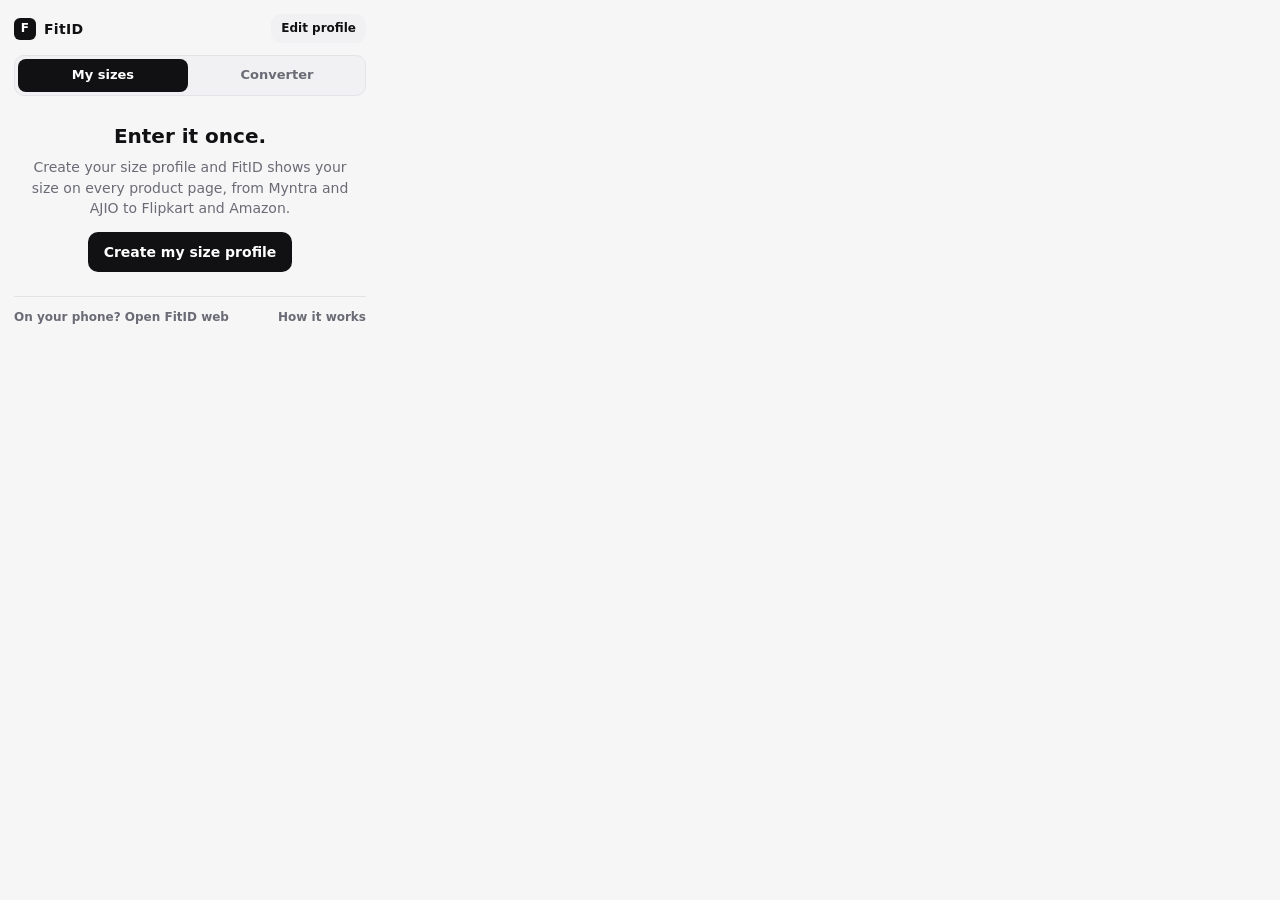
<file: fitid-extension/popup/popup.html>
<!doctype html>
<html lang="en">
<head>
  <meta charset="utf-8">
  <title>FitID</title>
  <link rel="stylesheet" href="../ui/shared.css">
  <style>
    body { width: 380px; }
    .wrap { padding: 14px; }
    .head { display: flex; align-items: center; justify-content: space-between; }
    h2 { font-size: 12px; text-transform: uppercase; letter-spacing: .07em; color: var(--muted); margin: 16px 0 8px; }
    .tiles { grid-template-columns: 1fr 1fr; }
    .tabs { display: flex; gap: 4px; margin-top: 12px; background: var(--surface-2); border: 1px solid var(--border); border-radius: 10px; padding: 3px; }
    .tabs button { flex: 1; border: 0; background: none; color: var(--muted); font: inherit; font-weight: 700; font-size: 13px; padding: 7px; border-radius: 8px; cursor: pointer; }
    .tabs button[aria-selected="true"] { background: var(--accent); color: var(--accent-text); }
    .empty { text-align: center; padding: 18px 6px 8px; }
    .empty h1 { font-size: 20px; margin: 8px 0 6px; }
    .empty p { color: var(--muted); margin: 0 0 14px; }
    .brands { display: flex; flex-direction: column; gap: 6px; }
    .b { display: flex; align-items: center; gap: 10px; background: var(--surface); border: 1px solid var(--border); border-radius: 12px; padding: 8px 10px; text-decoration: none; color: inherit; }
    .b:hover { border-color: var(--muted); }
    .b .sz { min-width: 40px; height: 40px; padding: 0 6px; border-radius: 10px; background: var(--accent); color: var(--accent-text); display: grid; place-items: center; font-weight: 800; }
    .b .nm { font-weight: 700; }
    .b .sub { font-size: 12px; color: var(--muted); }
    .actions { display: flex; gap: 8px; margin-top: 14px; }
    .actions .btn { flex: 1; }
    .small { font-size: 12px; color: var(--muted); }
    .link { background: none; border: 0; color: var(--muted); font: inherit; font-size: 12px; cursor: pointer; text-decoration: underline; padding: 0; }
    /* converter */
    .seg { display: flex; flex-wrap: wrap; gap: 4px; margin-top: 8px; }
    .seg button { border: 1px solid var(--border); background: var(--surface); color: var(--text); font: inherit; font-size: 12.5px; font-weight: 600; padding: 6px 10px; border-radius: 999px; cursor: pointer; }
    .seg button[aria-pressed="true"] { background: var(--accent); color: var(--accent-text); border-color: var(--accent); }
    .pick { display: flex; gap: 8px; margin-top: 12px; }
    .pick label { flex: 1; display: flex; flex-direction: column; gap: 4px; font-size: 11px; font-weight: 700; text-transform: uppercase; letter-spacing: .06em; color: var(--muted); }
    select { font: inherit; font-size: 14px; color: var(--text); background: var(--surface-2); border: 1px solid var(--border); border-radius: 10px; padding: 8px; text-transform: none; letter-spacing: 0; }
    .result { margin-top: 12px; display: grid; grid-template-columns: repeat(auto-fill, minmax(80px, 1fr)); gap: 6px; }
    .result .tile { padding: 8px 10px; }
    .result .t-big { font-size: 18px; }
    .measure { font-size: 12px; color: var(--muted); margin-top: 8px; }
    .tbl-wrap { margin-top: 12px; max-height: 210px; overflow: auto; border: 1px solid var(--border); border-radius: 10px; }
    table { width: 100%; border-collapse: collapse; font-size: 12px; }
    th, td { padding: 5px 6px; text-align: left; border-bottom: 1px solid var(--border); white-space: nowrap; }
    th { position: sticky; top: 0; background: var(--surface-2); font-weight: 700; color: var(--muted); }
    tr.sel td { background: var(--accent); color: var(--accent-text); font-weight: 700; }
    tr { cursor: pointer; }
    .links { display: flex; flex-wrap: wrap; justify-content: space-between; gap: 6px 12px; margin-top: 16px; padding-top: 12px; border-top: 1px solid var(--border); font-size: 12px; }
    .links a { color: var(--muted); text-decoration: none; font-weight: 600; }
    .links a:hover, .links a:focus-visible { color: var(--text); text-decoration: underline; }
    .you { font-size: 10px; font-weight: 800; background: #16a34a; color: #fff; border-radius: 999px; padding: 1px 6px; margin-left: 4px; }
  </style>
</head>
<body>
  <div class="wrap">
    <div class="head">
      <div class="brandmark"><span class="logo">F</span> FitID</div>
      <button class="btn ghost" id="edit" style="padding:6px 10px;font-size:12px">Edit profile</button>
    </div>
    <div class="tabs" role="tablist">
      <button role="tab" id="tab-sizes" aria-selected="true">My sizes</button>
      <button role="tab" id="tab-conv" aria-selected="false">Converter</button>
    </div>
    <div id="content"></div>
    <div id="converter" hidden></div>
    <div class="links">
      <a href="https://fitid-sizes.vercel.app/" target="_blank" rel="noopener">On your phone? Open FitID web</a>
      <a href="https://fitid-sizes.vercel.app/demo/" target="_blank" rel="noopener">How it works</a>
    </div>
  </div>
  <script src="../lib/units.js"></script>
  <script src="../lib/standards.js"></script>
  <script src="../lib/engine.js"></script>
  <script src="../lib/profile.js"></script>
  <script src="../lib/summary-view.js"></script>
  <script src="../lib/converter.js"></script>
  <script src="../lib/brands.js"></script>
  <script src="popup.js"></script>
  <script src="converter-view.js"></script>
</body>
</html>
</file>
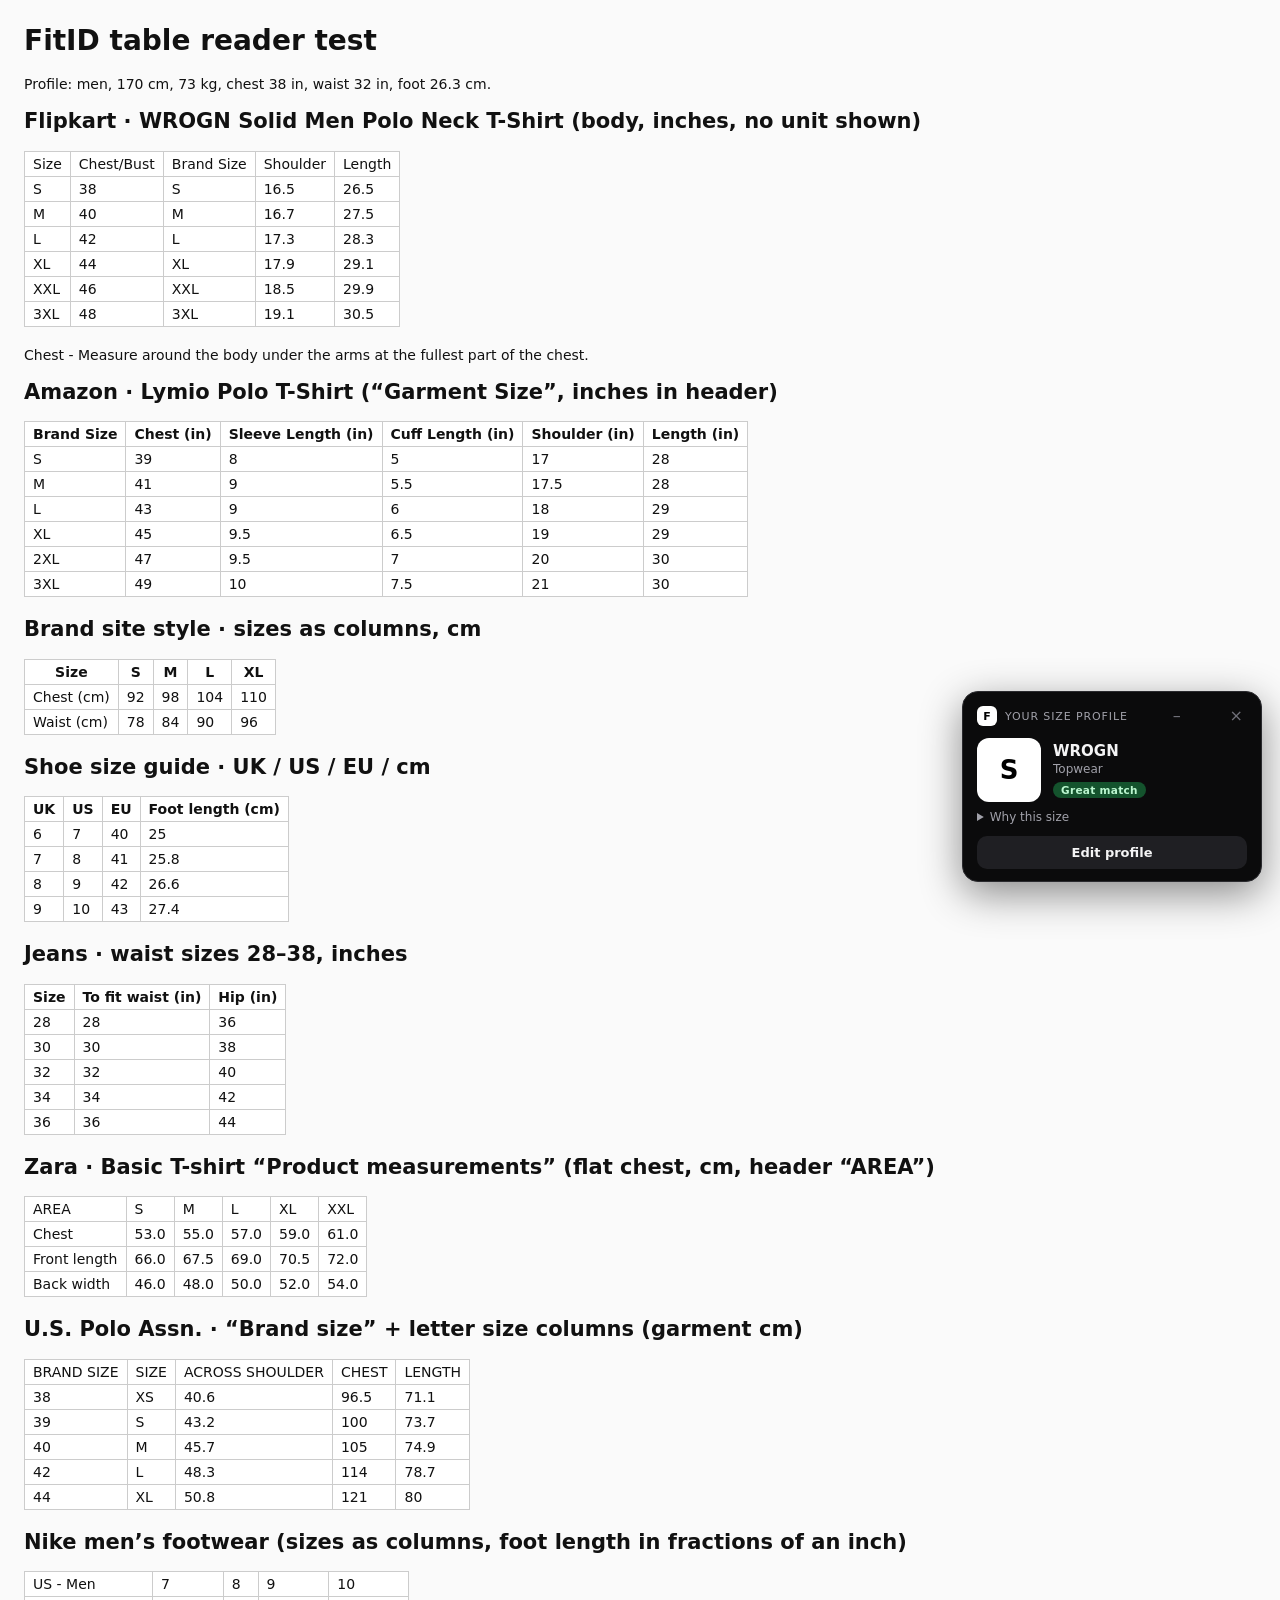
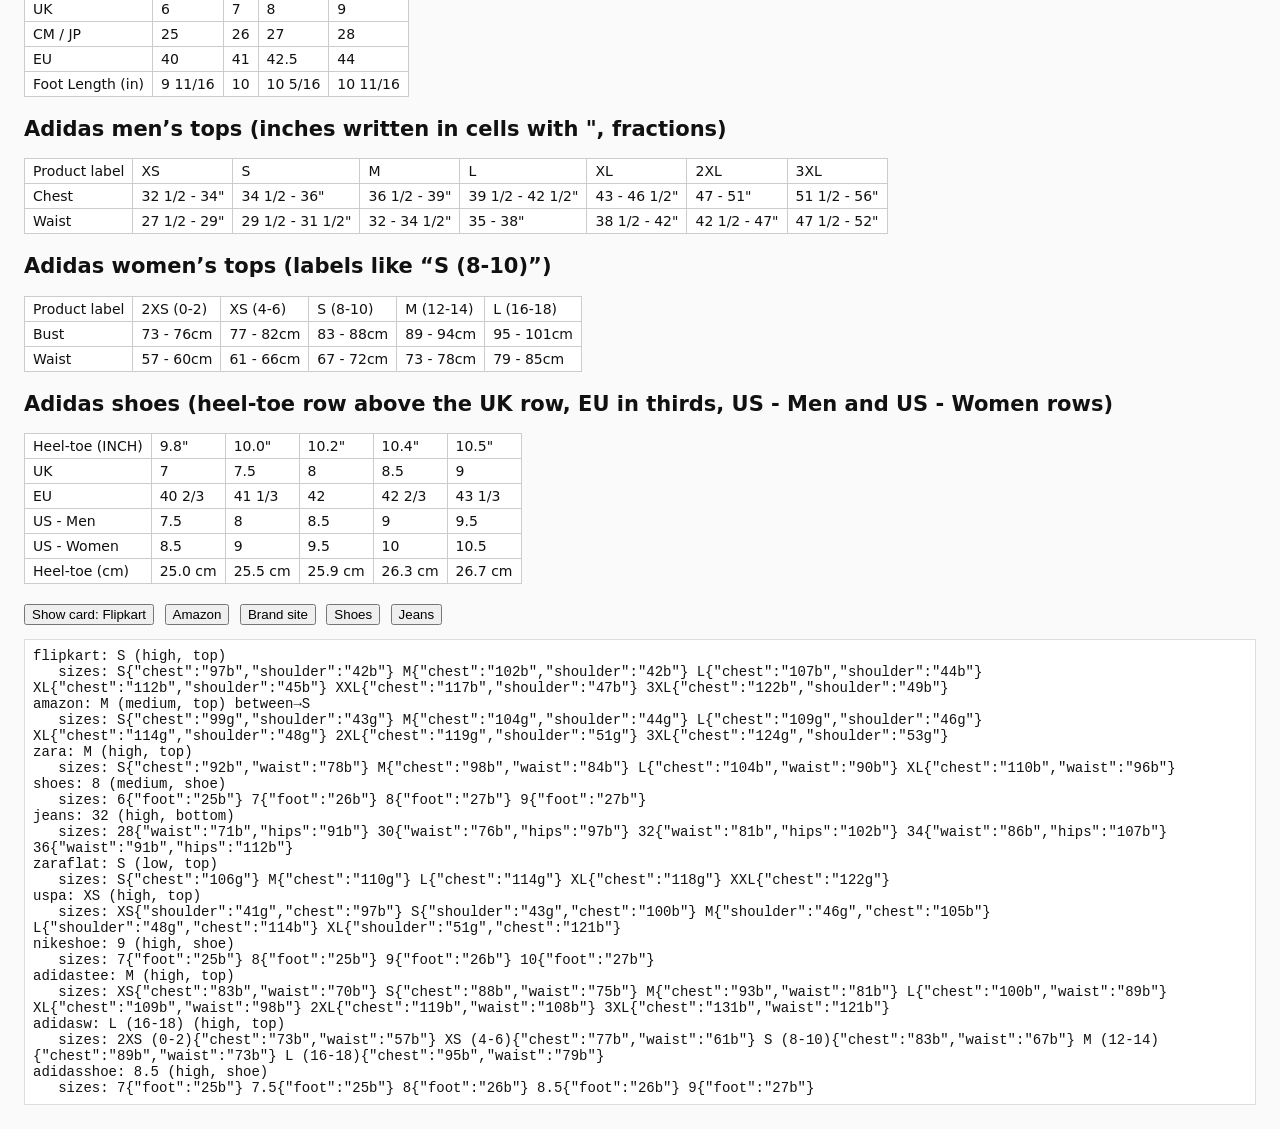
<file: fitid-extension/test/demo.html>
<!doctype html>
<html lang="en">
<head>
  <meta charset="utf-8">
  <title>FitID test page</title>
  <style>
    body { font: 14px system-ui, sans-serif; margin: 24px; background: #fafafa; color: #111; }
    table { border-collapse: collapse; margin: 8px 0 20px; background: #fff; }
    td, th { border: 1px solid #ccc; padding: 4px 8px; }
    .case { margin-bottom: 8px; }
    button { margin-right: 6px; }
    pre { background: #fff; border: 1px solid #ddd; padding: 8px; white-space: pre-wrap; }
  </style>
  <script>
    // chrome.storage shim so the extension scripts run on a normal page
    (function () {
      const mem = { sync: { profile: { gender: 'men', height: 170, weight: 73, fitPref: 'regular', unit: 'in', chest: 38 * 2.54, waist: 32 * 2.54, foot: 26.3 } }, local: {} };
      const area = (a) => ({ get: (k, cb) => cb({ [k]: mem[a][k] }), set: (o, cb) => { Object.assign(mem[a], o); cb && cb(); } });
      window.chrome = { storage: { sync: area('sync'), local: area('local'), onChanged: { addListener() {} } }, runtime: { sendMessage() {} } };
      window.__FITID_MEM__ = mem;
      window.__FITID_TEST__ = true;
    })();
  </script>
</head>
<body>
  <h1>FitID table reader test</h1>
  <p>Profile: men, 170 cm, 73 kg, chest 38 in, waist 32 in, foot 26.3 cm.</p>

  <div class="case" id="flipkart">
    <h2>Flipkart · WROGN Solid Men Polo Neck T-Shirt (body, inches, no unit shown)</h2>
    <table><tbody>
      <tr><td>Size</td><td>Chest/Bust</td><td>Brand Size</td><td>Shoulder</td><td>Length</td></tr>
      <tr><td>S</td><td>38</td><td>S</td><td>16.5</td><td>26.5</td></tr>
      <tr><td>M</td><td>40</td><td>M</td><td>16.7</td><td>27.5</td></tr>
      <tr><td>L</td><td>42</td><td>L</td><td>17.3</td><td>28.3</td></tr>
      <tr><td>XL</td><td>44</td><td>XL</td><td>17.9</td><td>29.1</td></tr>
      <tr><td>XXL</td><td>46</td><td>XXL</td><td>18.5</td><td>29.9</td></tr>
      <tr><td>3XL</td><td>48</td><td>3XL</td><td>19.1</td><td>30.5</td></tr>
    </tbody></table>
    <p>Chest - Measure around the body under the arms at the fullest part of the chest.</p>
  </div>

  <div class="case" id="amazon">
    <h2>Amazon · Lymio Polo T-Shirt (“Garment Size”, inches in header)</h2>
    <table id="fit-sizechartv2-0-table-0"><tbody>
      <tr><th>Brand Size</th><th>Chest (in)</th><th>Sleeve Length (in)</th><th>Cuff Length (in)</th><th>Shoulder (in)</th><th>Length (in)</th></tr>
      <tr><td>S</td><td>39</td><td>8</td><td>5</td><td>17</td><td>28</td></tr>
      <tr><td>M</td><td>41</td><td>9</td><td>5.5</td><td>17.5</td><td>28</td></tr>
      <tr><td>L</td><td>43</td><td>9</td><td>6</td><td>18</td><td>29</td></tr>
      <tr><td>XL</td><td>45</td><td>9.5</td><td>6.5</td><td>19</td><td>29</td></tr>
      <tr><td>2XL</td><td>47</td><td>9.5</td><td>7</td><td>20</td><td>30</td></tr>
      <tr><td>3XL</td><td>49</td><td>10</td><td>7.5</td><td>21</td><td>30</td></tr>
    </tbody></table>
  </div>

  <div class="case" id="zara">
    <h2>Brand site style · sizes as columns, cm</h2>
    <table><tbody>
      <tr><th>Size</th><th>S</th><th>M</th><th>L</th><th>XL</th></tr>
      <tr><td>Chest (cm)</td><td>92</td><td>98</td><td>104</td><td>110</td></tr>
      <tr><td>Waist (cm)</td><td>78</td><td>84</td><td>90</td><td>96</td></tr>
    </tbody></table>
  </div>

  <div class="case" id="shoes">
    <h2>Shoe size guide · UK / US / EU / cm</h2>
    <table><tbody>
      <tr><th>UK</th><th>US</th><th>EU</th><th>Foot length (cm)</th></tr>
      <tr><td>6</td><td>7</td><td>40</td><td>25</td></tr>
      <tr><td>7</td><td>8</td><td>41</td><td>25.8</td></tr>
      <tr><td>8</td><td>9</td><td>42</td><td>26.6</td></tr>
      <tr><td>9</td><td>10</td><td>43</td><td>27.4</td></tr>
    </tbody></table>
  </div>

  <div class="case" id="jeans">
    <h2>Jeans · waist sizes 28–38, inches</h2>
    <table><tbody>
      <tr><th>Size</th><th>To fit waist (in)</th><th>Hip (in)</th></tr>
      <tr><td>28</td><td>28</td><td>36</td></tr>
      <tr><td>30</td><td>30</td><td>38</td></tr>
      <tr><td>32</td><td>32</td><td>40</td></tr>
      <tr><td>34</td><td>34</td><td>42</td></tr>
      <tr><td>36</td><td>36</td><td>44</td></tr>
    </tbody></table>
  </div>

  <div class="case" id="zaraflat">
    <h2>Zara · Basic T-shirt “Product measurements” (flat chest, cm, header “AREA”)</h2>
    <table><tbody>
      <tr><td>AREA</td><td>S</td><td>M</td><td>L</td><td>XL</td><td>XXL</td></tr>
      <tr><td>Chest</td><td>53.0</td><td>55.0</td><td>57.0</td><td>59.0</td><td>61.0</td></tr>
      <tr><td>Front length</td><td>66.0</td><td>67.5</td><td>69.0</td><td>70.5</td><td>72.0</td></tr>
      <tr><td>Back width</td><td>46.0</td><td>48.0</td><td>50.0</td><td>52.0</td><td>54.0</td></tr>
    </tbody></table>
  </div>

  <div class="case" id="uspa">
    <h2>U.S. Polo Assn. · “Brand size” + letter size columns (garment cm)</h2>
    <table><tbody>
      <tr><td>BRAND SIZE</td><td>SIZE</td><td>ACROSS SHOULDER</td><td>CHEST</td><td>LENGTH</td></tr>
      <tr><td>38</td><td>XS</td><td>40.6</td><td>96.5</td><td>71.1</td></tr>
      <tr><td>39</td><td>S</td><td>43.2</td><td>100</td><td>73.7</td></tr>
      <tr><td>40</td><td>M</td><td>45.7</td><td>105</td><td>74.9</td></tr>
      <tr><td>42</td><td>L</td><td>48.3</td><td>114</td><td>78.7</td></tr>
      <tr><td>44</td><td>XL</td><td>50.8</td><td>121</td><td>80</td></tr>
    </tbody></table>
  </div>

  <div class="case" id="nikeshoe">
    <h2>Nike men’s footwear (sizes as columns, foot length in fractions of an inch)</h2>
    <table><tbody>
      <tr><td>US - Men</td><td>7</td><td>8</td><td>9</td><td>10</td></tr>
      <tr><td>UK</td><td>6</td><td>7</td><td>8</td><td>9</td></tr>
      <tr><td>CM / JP</td><td>25</td><td>26</td><td>27</td><td>28</td></tr>
      <tr><td>EU</td><td>40</td><td>41</td><td>42.5</td><td>44</td></tr>
      <tr><td>Foot Length (in)</td><td>9 11/16</td><td>10</td><td>10 5/16</td><td>10 11/16</td></tr>
    </tbody></table>
  </div>

  <div class="case" id="adidastee">
    <h2>Adidas men’s tops (inches written in cells with ", fractions)</h2>
    <table><tbody>
      <tr><td>Product label</td><td>XS</td><td>S</td><td>M</td><td>L</td><td>XL</td><td>2XL</td><td>3XL</td></tr>
      <tr><td>Chest</td><td>32 1/2 - 34"</td><td>34 1/2 - 36"</td><td>36 1/2 - 39"</td><td>39 1/2 - 42 1/2"</td><td>43 - 46 1/2"</td><td>47 - 51"</td><td>51 1/2 - 56"</td></tr>
      <tr><td>Waist</td><td>27 1/2 - 29"</td><td>29 1/2 - 31 1/2"</td><td>32 - 34 1/2"</td><td>35 - 38"</td><td>38 1/2 - 42"</td><td>42 1/2 - 47"</td><td>47 1/2 - 52"</td></tr>
    </tbody></table>
  </div>

  <div class="case" id="adidasw">
    <h2>Adidas women’s tops (labels like “S (8-10)”)</h2>
    <table><tbody>
      <tr><td>Product label</td><td>2XS (0-2)</td><td>XS (4-6)</td><td>S (8-10)</td><td>M (12-14)</td><td>L (16-18)</td></tr>
      <tr><td>Bust</td><td>73 - 76cm</td><td>77 - 82cm</td><td>83 - 88cm</td><td>89 - 94cm</td><td>95 - 101cm</td></tr>
      <tr><td>Waist</td><td>57 - 60cm</td><td>61 - 66cm</td><td>67 - 72cm</td><td>73 - 78cm</td><td>79 - 85cm</td></tr>
    </tbody></table>
  </div>

  <div class="case" id="adidasshoe">
    <h2>Adidas shoes (heel-toe row above the UK row, EU in thirds, US - Men and US - Women rows)</h2>
    <table><tbody>
      <tr><td>Heel-toe (INCH)</td><td>9.8"</td><td>10.0"</td><td>10.2"</td><td>10.4"</td><td>10.5"</td></tr>
      <tr><td>UK</td><td>7</td><td>7.5</td><td>8</td><td>8.5</td><td>9</td></tr>
      <tr><td>EU</td><td>40 2/3</td><td>41 1/3</td><td>42</td><td>42 2/3</td><td>43 1/3</td></tr>
      <tr><td>US - Men</td><td>7.5</td><td>8</td><td>8.5</td><td>9</td><td>9.5</td></tr>
      <tr><td>US - Women</td><td>8.5</td><td>9</td><td>9.5</td><td>10</td><td>10.5</td></tr>
      <tr><td>Heel-toe (cm)</td><td>25.0 cm</td><td>25.5 cm</td><td>25.9 cm</td><td>26.3 cm</td><td>26.7 cm</td></tr>
    </tbody></table>
  </div>

  <p>
    <button data-run="flipkart">Show card: Flipkart</button>
    <button data-run="amazon">Amazon</button>
    <button data-run="zara">Brand site</button>
    <button data-run="shoes">Shoes</button>
    <button data-run="jeans">Jeans</button>
  </p>
  <pre id="out"></pre>

  <script src="../lib/units.js"></script>
  <script src="../lib/standards.js"></script>
  <script src="../lib/engine.js"></script>
  <script src="../lib/profile.js"></script>
  <script src="../lib/table.js"></script>
  <script src="../content/ui.js"></script>
  <script src="../content/common.js"></script>
  <script>
    const F = window.FitID;
    const hints = { flipkart: 'WROGN Solid Men Polo Neck T-Shirt', amazon: 'Lymio Polo T Shirt for Men', zara: 'Men basic t-shirt', shoes: 'Men sneakers', jeans: 'Men slim fit jeans', zaraflat: 'Men basic t-shirt', uspa: 'Men slim fit t-shirt', nikeshoe: 'Men running shoes', adidastee: 'Men t-shirt', adidasw: 'Women t-shirt', adidasshoe: 'Men sneakers' };
    const brands = { flipkart: 'WROGN', amazon: 'Lymio', zara: 'Brand X', shoes: 'Brand Y', jeans: 'Brand Z', zaraflat: 'Zara', uspa: 'U.S. Polo Assn.', nikeshoe: 'Nike' };
    async function results() {
      const p = (await F.profile.load());
      const lines = [];
      for (const id of Object.keys(hints)) {
        const el = document.getElementById(id);
        const scan = F.table.scan(el)[0];
        if (!scan) { lines.push(id + ': NO TABLE PARSED'); continue; }
        const chart = { brand: brands[id], hint: hints[id] + ' ' + scan.ctx.text.slice(0, 200), sizes: scan.sizes };
        if (id === 'amazon') chart.sizes.forEach((s) => Object.values(s.m).forEach((m) => (m.type = 'garment')));
        const r = F.engine.recommend(chart, p);
        lines.push(`${id}: ${r.ok ? r.size.label + ' (' + r.confidence + ', ' + r.category + ')' + (r.between ? ' between→' + r.between.label : '') : r.reason}\n   sizes: ${scan.sizes.map((s) => s.label + JSON.stringify(Object.fromEntries(Object.entries(s.m).map(([k, v]) => [k, Math.round(v.min) + v.type[0]])))).join(' ')}`);
        window['__chart_' + id] = chart;
      }
      document.getElementById('out').textContent = lines.join('\n');
    }
    document.querySelectorAll('[data-run]').forEach((b) => (b.onclick = () => F.present(window['__chart_' + b.dataset.run])));
    results().then(() => F.present(window.__chart_flipkart));
  </script>
</body>
</html>
</file>
<file: fitid-web/lib/shared.css>
/* Copied from fitid-extension/ui/shared.css by sync-lib.js. Do not edit here. */
:root {
  --bg: #f6f6f7; --surface: #ffffff; --surface-2: #f1f1f3; --text: #111113; --muted: #6b6b76; --border: #e3e3e8;
  --accent: #111113; --accent-text: #ffffff; --ok: #15803d; --focus: #2563eb;
  color-scheme: light dark;
}
@media (prefers-color-scheme: dark) {
  :root { --bg: #0b0b0c; --surface: #141416; --surface-2: #1d1d21; --text: #f4f4f5; --muted: #a1a1aa; --border: #2a2a2f; --accent: #ffffff; --accent-text: #000000; --ok: #4ade80; --focus: #60a5fa; }
}
* { box-sizing: border-box; }
body { margin: 0; background: var(--bg); color: var(--text); font: 14px/1.45 "Segoe UI", system-ui, -apple-system, Roboto, sans-serif; }
.logo { width: 22px; height: 22px; border-radius: 6px; background: var(--accent); color: var(--accent-text); display: inline-grid; place-items: center; font-weight: 800; font-size: 12px; }
.brandmark { display: flex; align-items: center; gap: 8px; font-weight: 700; letter-spacing: .02em; }
.btn { border: 0; border-radius: 10px; padding: 10px 16px; font: inherit; font-weight: 700; cursor: pointer; }
.btn.primary { background: var(--accent); color: var(--accent-text); }
.btn.ghost { background: var(--surface-2); color: var(--text); }
.btn:focus-visible, input:focus-visible { outline: 2px solid var(--focus); outline-offset: 2px; }
.tiles { display: grid; grid-template-columns: repeat(auto-fill, minmax(150px, 1fr)); gap: 10px; }
.tile { background: var(--surface-2); border: 1px solid var(--border); border-radius: 12px; padding: 10px 12px; }
.t-title { font-size: 11px; text-transform: uppercase; letter-spacing: .06em; color: var(--muted); }
.t-big { font-size: 22px; font-weight: 800; margin-top: 2px; }
.t-sub { font-size: 12px; color: var(--muted); margin-top: 2px; }
.est { color: var(--muted); font-size: 12px; margin: 10px 0 0; }
</file>
<file: fitid-web/css/app.css>
/* FitID web: mobile-first layout on top of lib/shared.css (the extension's tokens). */
:root { --gutter: 16px; --tabbar-h: 64px; --radius: 14px; --danger: #dc2626; }
html { -webkit-text-size-adjust: 100%; text-size-adjust: 100%; }
body { min-height: 100vh; min-height: 100dvh; font-size: 15px; overflow-x: hidden; -webkit-tap-highlight-color: transparent; }
[hidden] { display: none !important; }

/* ---------- top bar ---------- */
.topbar { position: sticky; top: 0; z-index: 10; display: flex; align-items: center; justify-content: space-between; gap: 8px;
  padding: calc(10px + env(safe-area-inset-top)) var(--gutter) 10px; background: var(--bg); border-bottom: 1px solid var(--border); }
.brandmark { font-size: 16px; }
.logo { width: 26px; height: 26px; font-size: 13px; border-radius: 7px; }
.chip-btn { border: 1px solid var(--border); background: var(--surface); color: var(--text); font: inherit; font-size: 13px; font-weight: 700; padding: 6px 12px; border-radius: 999px; cursor: pointer; }

/* ---------- screens ---------- */
main { max-width: 640px; margin: 0 auto; padding: 8px var(--gutter) calc(var(--tabbar-h) + 32px + env(safe-area-inset-bottom)); }
.screen h1 { font-size: 28px; line-height: 1.1; letter-spacing: -.02em; margin: 14px 0 6px; }
.lead { color: var(--muted); margin: 0 0 16px; }
.sec-title { font-size: 12px; text-transform: uppercase; letter-spacing: .07em; color: var(--muted); margin: 22px 0 10px; font-weight: 700; display: flex; justify-content: space-between; align-items: baseline; gap: 8px; }
.small { font-size: 12.5px; color: var(--muted); }
.card { background: var(--surface); border: 1px solid var(--border); border-radius: var(--radius); padding: 16px; margin-bottom: 12px; }
.card h2 { font-size: 16px; margin: 0 0 12px; display: flex; align-items: baseline; gap: 8px; flex-wrap: wrap; }
.card h2 .opt { font-size: 12px; font-weight: 500; color: var(--muted); }
.btn { font-size: 15px; padding: 12px 16px; border-radius: 12px; }
.btn.block { width: 100%; }
.btn:disabled { opacity: .5; cursor: default; }
a { color: inherit; }

/* ---------- form ---------- */
.row2 { display: grid; grid-template-columns: 1fr 1fr; gap: 12px; }
.field { display: flex; flex-direction: column; gap: 5px; min-width: 0; margin-bottom: 12px; }
.row2 .field { margin-bottom: 0; }
.row2 + .row2, .row2 + .field, .field + .row2 { margin-top: 12px; }
.label { font-weight: 650; font-size: 13px; display: flex; align-items: center; gap: 6px; flex-wrap: wrap; }
.badge { font-size: 10px; font-weight: 800; text-transform: uppercase; letter-spacing: .05em; color: var(--muted); border: 1px solid var(--border); border-radius: 999px; padding: 1px 6px; }
.hint { font-size: 11.5px; color: var(--muted); }
.inp { display: flex; align-items: center; background: var(--surface-2); border: 1px solid var(--border); border-radius: 10px; padding: 0 10px; min-width: 0; }
.inp:focus-within { border-color: var(--focus); }
.inp input { flex: 1; min-width: 0; width: 100%; border: 0; background: transparent; color: var(--text); font: inherit; font-size: 16px; padding: 11px 0; }
.inp input:focus { outline: none; }
.inp input::placeholder { color: var(--muted); opacity: .75; font-size: 14px; }
.suffix { color: var(--muted); font-size: 12px; margin-left: 6px; white-space: nowrap; }
.seg { display: flex; background: var(--surface-2); border: 1px solid var(--border); border-radius: 10px; padding: 3px; gap: 3px; }
.seg label, .seg button { flex: 1; cursor: pointer; min-width: 0; }
.seg input { position: absolute; opacity: 0; pointer-events: none; }
.seg span, .seg button { display: block; text-align: center; padding: 8px 6px; border-radius: 8px; font-weight: 650; font-size: 13px; color: var(--muted); border: 0; background: none; font-family: inherit; white-space: nowrap; overflow: hidden; text-overflow: ellipsis; }
.seg input:checked + span, .seg button[aria-pressed="true"] { background: var(--accent); color: var(--accent-text); }
.seg input:focus-visible + span { outline: 2px solid var(--focus); }
.women-only { display: none !important; }
body.women .women-only { display: flex !important; }
.status { font-weight: 650; font-size: 13px; color: var(--ok); }
.status:empty { display: none; }
.status.err { color: var(--danger); }
.savebar { position: sticky; bottom: calc(var(--tabbar-h) + 10px + env(safe-area-inset-bottom)); z-index: 5; display: flex; flex-direction: column; gap: 6px;
  background: var(--surface); border: 1px solid var(--border); border-radius: var(--radius); padding: 10px; box-shadow: 0 8px 24px rgba(0,0,0,.14); }
textarea, select { font: inherit; font-size: 16px; color: var(--text); background: var(--surface-2); border: 1px solid var(--border); border-radius: 10px; padding: 10px; width: 100%; }
textarea { min-height: 150px; resize: vertical; font-family: ui-monospace, "Cascadia Mono", Consolas, monospace; font-size: 14px; line-height: 1.4; }
textarea:focus, select:focus { outline: none; border-color: var(--focus); }

/* ---------- my sizes ---------- */
.empty { text-align: center; padding: 28px 8px; }
.empty h1 { margin-top: 8px; }
.me { display: flex; flex-wrap: wrap; gap: 6px; margin: 0 0 4px; }
.me span { font-size: 12.5px; background: var(--surface-2); border: 1px solid var(--border); border-radius: 999px; padding: 3px 9px; }
.me span.e { color: var(--muted); border-style: dashed; }
.brandgrid { display: grid; grid-template-columns: 1fr 1fr; gap: 10px; }
.bcard { display: flex; flex-direction: column; gap: 8px; background: var(--surface); border: 1px solid var(--border); border-radius: var(--radius); padding: 12px; text-decoration: none; color: inherit; min-width: 0; }
.bcard .top { display: flex; flex-wrap: wrap; align-items: center; justify-content: space-between; gap: 4px 6px; }
.bcard .nm { font-weight: 800; font-size: 15px; overflow-wrap: anywhere; }
.bcard .sz { align-self: flex-start; min-width: 64px; height: 64px; padding: 0 10px; border-radius: 14px; background: var(--accent); color: var(--accent-text); display: grid; place-items: center; font-weight: 900; font-size: 26px; letter-spacing: -.02em; }
.bcard .sz.long { font-size: 18px; }
.bcard .cat { font-size: 12.5px; font-weight: 650; }
.bcard .sub { font-size: 12px; color: var(--muted); }
.conf { font-size: 10px; font-weight: 800; text-transform: uppercase; letter-spacing: .05em; border-radius: 999px; padding: 2px 7px; white-space: nowrap; border: 1px solid var(--border); color: var(--muted); }
.conf.high { background: var(--accent); color: var(--accent-text); border-color: var(--accent); }
.tiles { grid-template-columns: 1fr 1fr; }
.actions { display: flex; gap: 8px; margin-top: 16px; }
.actions .btn { flex: 1; }

/* ---------- converter (ported from the popup) ---------- */
.pills { display: flex; flex-wrap: wrap; gap: 6px; margin-top: 10px; }
.pills button { border: 1px solid var(--border); background: var(--surface); color: var(--text); font: inherit; font-size: 13.5px; font-weight: 650; padding: 8px 13px; border-radius: 999px; cursor: pointer; }
.pills button[aria-pressed="true"] { background: var(--accent); color: var(--accent-text); border-color: var(--accent); }
.pick { display: grid; grid-template-columns: 1fr 1fr; gap: 10px; margin-top: 14px; }
.pick label { display: flex; flex-direction: column; gap: 5px; font-size: 11px; font-weight: 800; text-transform: uppercase; letter-spacing: .06em; color: var(--muted); min-width: 0; }
.pick select { text-transform: none; letter-spacing: 0; font-weight: 600; }
.result { margin-top: 12px; display: grid; grid-template-columns: repeat(auto-fill, minmax(92px, 1fr)); gap: 8px; }
.result .tile { padding: 9px 10px; min-width: 0; }
.result .t-big { font-size: 19px; overflow-wrap: anywhere; }
.measure { font-size: 12.5px; color: var(--muted); margin-top: 10px; }
.tbl-wrap { margin-top: 12px; max-height: 340px; overflow: auto; border: 1px solid var(--border); border-radius: 12px; background: var(--surface); -webkit-overflow-scrolling: touch; }
table { width: 100%; border-collapse: collapse; font-size: 13px; }
th, td { padding: 8px 8px; text-align: left; border-bottom: 1px solid var(--border); white-space: nowrap; }
th { position: sticky; top: 0; background: var(--surface-2); font-weight: 700; color: var(--muted); z-index: 1; }
tr.sel td { background: var(--accent); color: var(--accent-text); font-weight: 700; }
tbody tr[data-row] { cursor: pointer; }
.you { font-size: 10px; font-weight: 800; background: #16a34a; color: #fff; border-radius: 999px; padding: 1px 6px; margin-left: 4px; }

/* ---------- check a chart ---------- */
.opts { display: grid; gap: 12px; }
.grid-in { width: 100%; border-collapse: separate; border-spacing: 0 6px; }
.grid-in th { position: static; background: none; padding: 0 4px 2px; font-size: 11px; text-transform: uppercase; letter-spacing: .05em; border: 0; }
.grid-in td { padding: 0 3px; border: 0; }
.grid-in input { width: 100%; min-width: 0; font: inherit; font-size: 16px; color: var(--text); background: var(--surface-2); border: 1px solid var(--border); border-radius: 8px; padding: 9px 6px; text-align: center; }
.grid-in input:focus { outline: none; border-color: var(--focus); }
.grid-in .del { border: 0; background: none; color: var(--muted); font-size: 20px; line-height: 1; padding: 6px; cursor: pointer; }
.answer { display: flex; gap: 14px; align-items: center; }
.answer .sz { min-width: 84px; height: 84px; padding: 0 12px; border-radius: 18px; background: var(--accent); color: var(--accent-text); display: grid; place-items: center; font-weight: 900; font-size: 34px; letter-spacing: -.02em; }
.answer .sz.long { font-size: 22px; }
.answer .what { font-weight: 800; font-size: 17px; }
.reasons { margin: 12px 0 0; padding-left: 18px; font-size: 13px; color: var(--muted); }
.reasons li + li { margin-top: 4px; }
.note { margin-top: 10px; font-size: 13.5px; font-weight: 600; }
.err-box { color: var(--danger); font-weight: 600; font-size: 14px; }
.promo { background: var(--accent); color: var(--accent-text); border-color: var(--accent); }
.promo .small, .promo p { color: inherit; opacity: .85; }
.promo ol { margin: 8px 0 0; padding-left: 20px; font-size: 13.5px; }
/* Store button on the dark promo card: inverted so it stands out */
.promo .store-btn { display: block; margin-top: 12px; text-align: center; text-decoration: none; font-weight: 600; background: var(--accent-text); color: var(--accent); transition: opacity 300ms cubic-bezier(0.22, 1, 0.36, 1), transform 300ms cubic-bezier(0.22, 1, 0.36, 1); }
.promo .store-btn:hover { opacity: .9; }
.promo .store-btn:active { transform: scale(0.98); }
.promo .store-btn:focus-visible { outline: 2px solid var(--accent-text); outline-offset: 3px; }
.promo code { font-family: ui-monospace, Consolas, monospace; font-size: 12.5px; }

/* ---------- bottom tab bar ---------- */
.tabbar { position: fixed; left: 0; right: 0; bottom: 0; z-index: 20; display: grid; grid-template-columns: repeat(4, 1fr);
  background: var(--surface); border-top: 1px solid var(--border); padding-bottom: env(safe-area-inset-bottom); }
.tabbar a { display: flex; flex-direction: column; align-items: center; justify-content: center; gap: 3px; height: var(--tabbar-h); color: var(--muted); text-decoration: none; font-size: 11.5px; font-weight: 700; }
.tabbar a svg { width: 24px; height: 24px; }
.tabbar a[aria-current="page"] { color: var(--text); }
.tabbar a[aria-current="page"] .ic { background: var(--accent); color: var(--accent-text); }
.tabbar .ic { display: grid; place-items: center; width: 48px; height: 30px; border-radius: 999px; }
.toast { position: fixed; left: 50%; bottom: calc(var(--tabbar-h) + 20px + env(safe-area-inset-bottom)); transform: translateX(-50%); z-index: 30; background: var(--accent); color: var(--accent-text);
  padding: 10px 16px; border-radius: 12px; font-weight: 650; font-size: 14px; max-width: calc(100vw - 32px); box-shadow: 0 8px 24px rgba(0,0,0,.2); }

@media (min-width: 560px) {
  .brandgrid { grid-template-columns: repeat(3, 1fr); }
  .tiles { grid-template-columns: repeat(3, 1fr); }
}
@media (max-width: 340px) {
  .row2, .brandgrid, .tiles, .pick { grid-template-columns: 1fr; }
}
</file>
<file: fitid-extension/ui/shared.css>
:root {
  --bg: #f6f6f7; --surface: #ffffff; --surface-2: #f1f1f3; --text: #111113; --muted: #6b6b76; --border: #e3e3e8;
  --accent: #111113; --accent-text: #ffffff; --ok: #15803d; --focus: #2563eb;
  color-scheme: light dark;
}
@media (prefers-color-scheme: dark) {
  :root { --bg: #0b0b0c; --surface: #141416; --surface-2: #1d1d21; --text: #f4f4f5; --muted: #a1a1aa; --border: #2a2a2f; --accent: #ffffff; --accent-text: #000000; --ok: #4ade80; --focus: #60a5fa; }
}
* { box-sizing: border-box; }
body { margin: 0; background: var(--bg); color: var(--text); font: 14px/1.45 "Segoe UI", system-ui, -apple-system, Roboto, sans-serif; }
.logo { width: 22px; height: 22px; border-radius: 6px; background: var(--accent); color: var(--accent-text); display: inline-grid; place-items: center; font-weight: 800; font-size: 12px; }
.brandmark { display: flex; align-items: center; gap: 8px; font-weight: 700; letter-spacing: .02em; }
.btn { border: 0; border-radius: 10px; padding: 10px 16px; font: inherit; font-weight: 700; cursor: pointer; }
.btn.primary { background: var(--accent); color: var(--accent-text); }
.btn.ghost { background: var(--surface-2); color: var(--text); }
.btn:focus-visible, input:focus-visible { outline: 2px solid var(--focus); outline-offset: 2px; }
.tiles { display: grid; grid-template-columns: repeat(auto-fill, minmax(150px, 1fr)); gap: 10px; }
.tile { background: var(--surface-2); border: 1px solid var(--border); border-radius: 12px; padding: 10px 12px; }
.t-title { font-size: 11px; text-transform: uppercase; letter-spacing: .06em; color: var(--muted); }
.t-big { font-size: 22px; font-weight: 800; margin-top: 2px; }
.t-sub { font-size: 12px; color: var(--muted); margin-top: 2px; }
.est { color: var(--muted); font-size: 12px; margin: 10px 0 0; }
</file>
<file: fitid-extension/options/options.css>
.page { max-width: 760px; margin: 0 auto; padding: 32px 16px 96px; }
.hero h1 { font-size: 32px; line-height: 1.15; margin: 18px 0 8px; letter-spacing: -.01em; }
.lead { color: var(--muted); margin: 0 0 10px; max-width: 60ch; }
.weblinks { color: var(--muted); margin: 0 0 24px; font-size: 13px; }
.weblinks a { color: var(--text); font-weight: 600; }
.grid { display: grid; gap: 16px; }
.card { background: var(--surface); border: 1px solid var(--border); border-radius: 16px; padding: 18px; }
.card h2 { font-size: 16px; margin: 0 0 14px; display: flex; align-items: baseline; gap: 8px; flex-wrap: wrap; }
.req, .opt { font-size: 12px; font-weight: 500; color: var(--muted); }
.row2 { display: grid; grid-template-columns: repeat(auto-fit, minmax(200px, 1fr)); gap: 14px; }
.field { display: flex; flex-direction: column; gap: 6px; margin-bottom: 12px; }
.label { font-weight: 600; font-size: 13px; }
.hint { font-size: 12px; color: var(--muted); }
.inp { display: flex; align-items: center; background: var(--surface-2); border: 1px solid var(--border); border-radius: 10px; padding: 0 10px; }
.inp input { flex: 1; min-width: 0; border: 0; background: transparent; color: var(--text); font: inherit; font-size: 15px; padding: 10px 0; }
.inp input:focus { outline: none; }
.inp:focus-within { border-color: var(--focus); }
.suffix { color: var(--muted); font-size: 12px; margin-left: 6px; white-space: nowrap; }
.seg { display: inline-flex; flex-wrap: wrap; background: var(--surface-2); border: 1px solid var(--border); border-radius: 10px; padding: 3px; gap: 3px; }
.seg label { cursor: pointer; }
.seg input { position: absolute; opacity: 0; pointer-events: none; }
.seg span { display: block; padding: 7px 12px; border-radius: 8px; font-weight: 600; font-size: 13px; color: var(--muted); }
.seg input:checked + span { background: var(--accent); color: var(--accent-text); }
.seg input:focus-visible + span { outline: 2px solid var(--focus); }
.women-only { display: none; }
body.women .women-only { display: flex; }
.savebar { position: sticky; bottom: 12px; display: flex; align-items: center; justify-content: flex-end; gap: 12px; background: var(--surface); border: 1px solid var(--border); border-radius: 14px; padding: 10px 12px; box-shadow: 0 8px 24px rgba(0,0,0,.12); }
.status { color: var(--ok); font-weight: 600; font-size: 13px; }
.status.err { color: #dc2626; }
@media (max-width: 480px) { .hero h1 { font-size: 26px; } }
</file>
